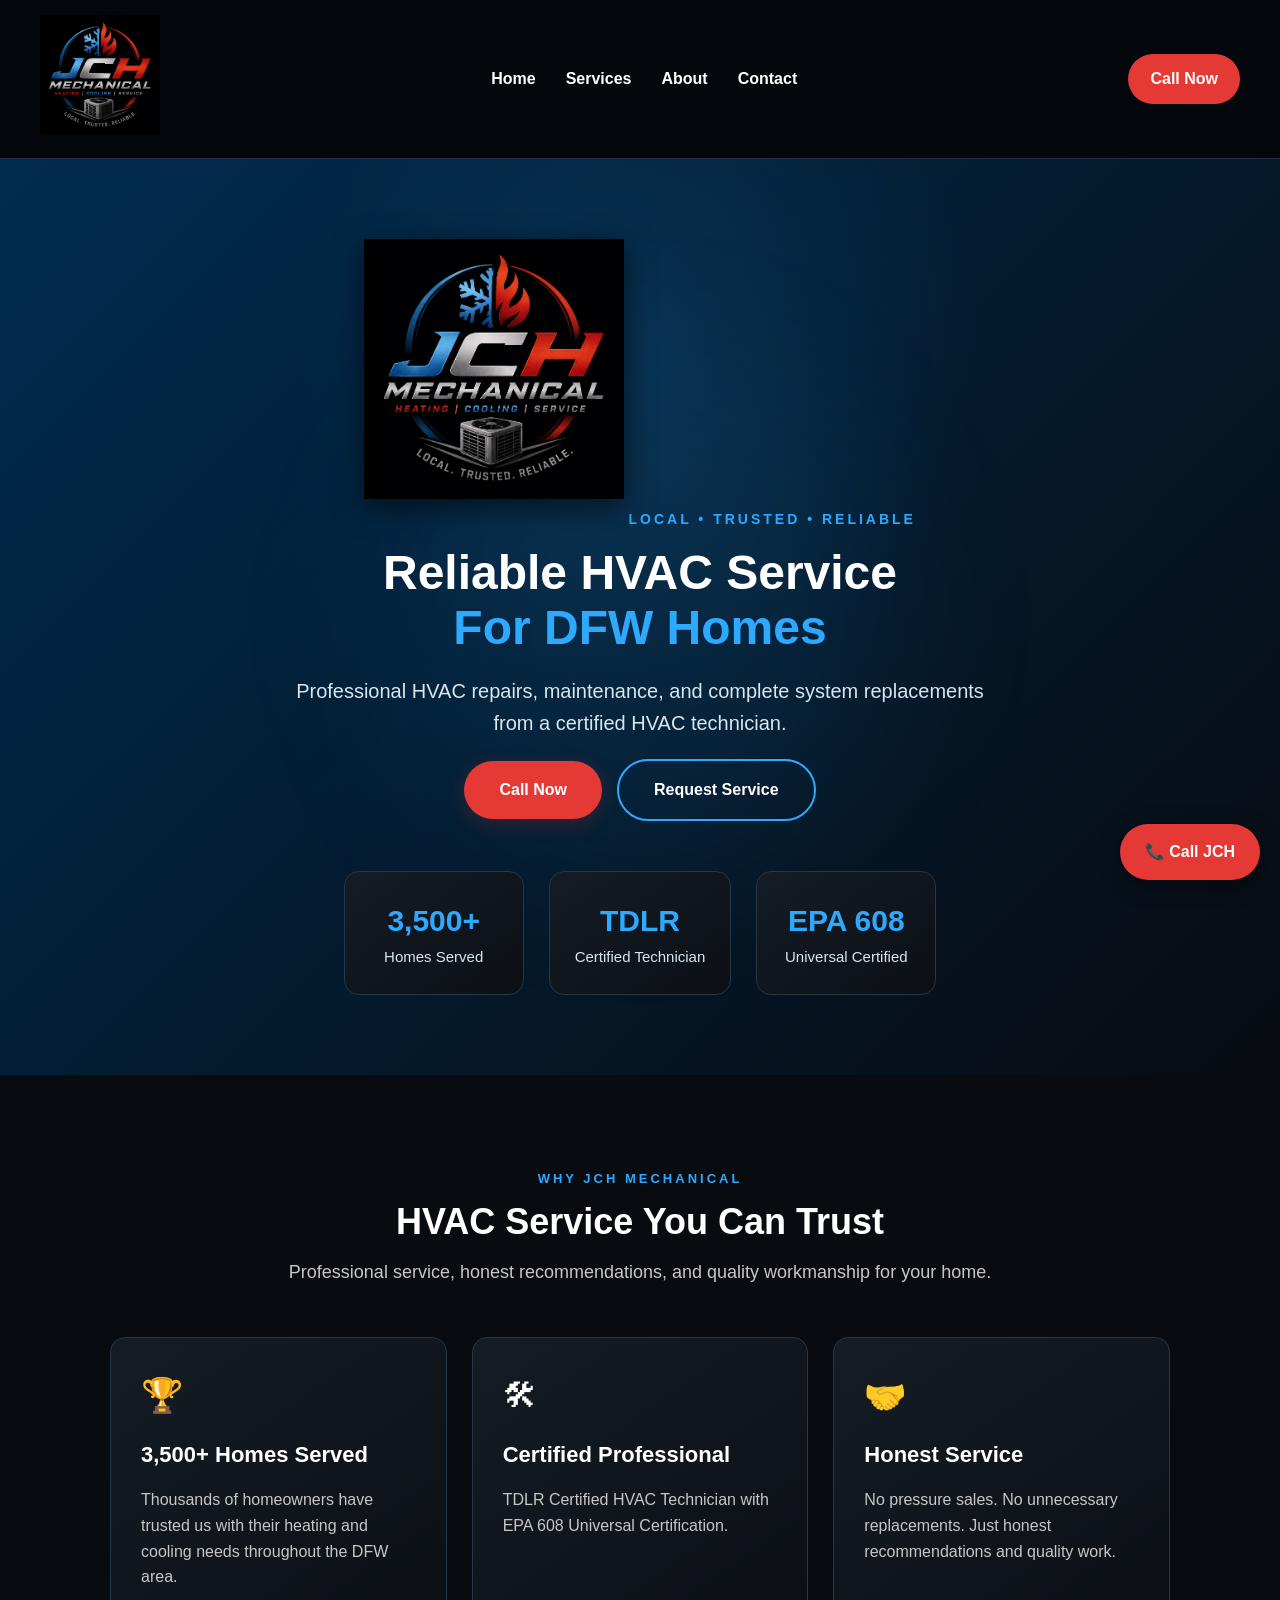
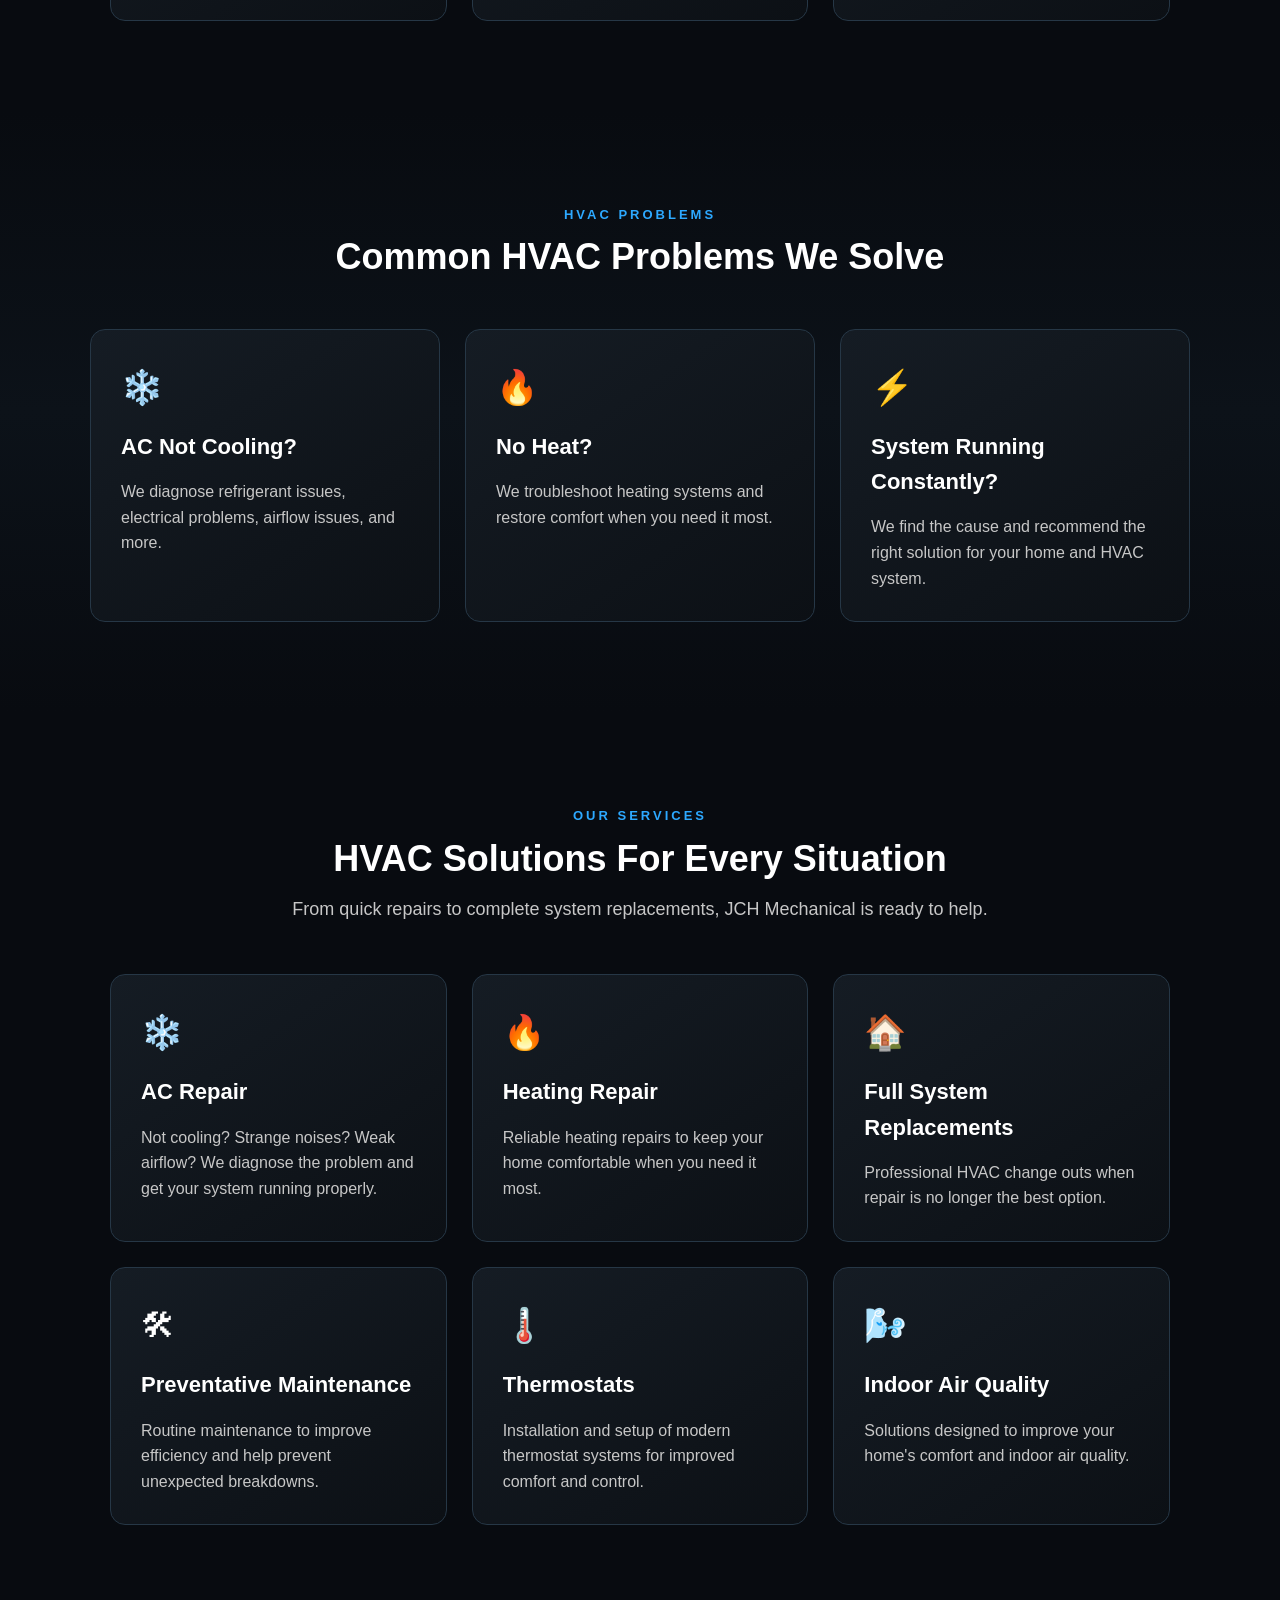
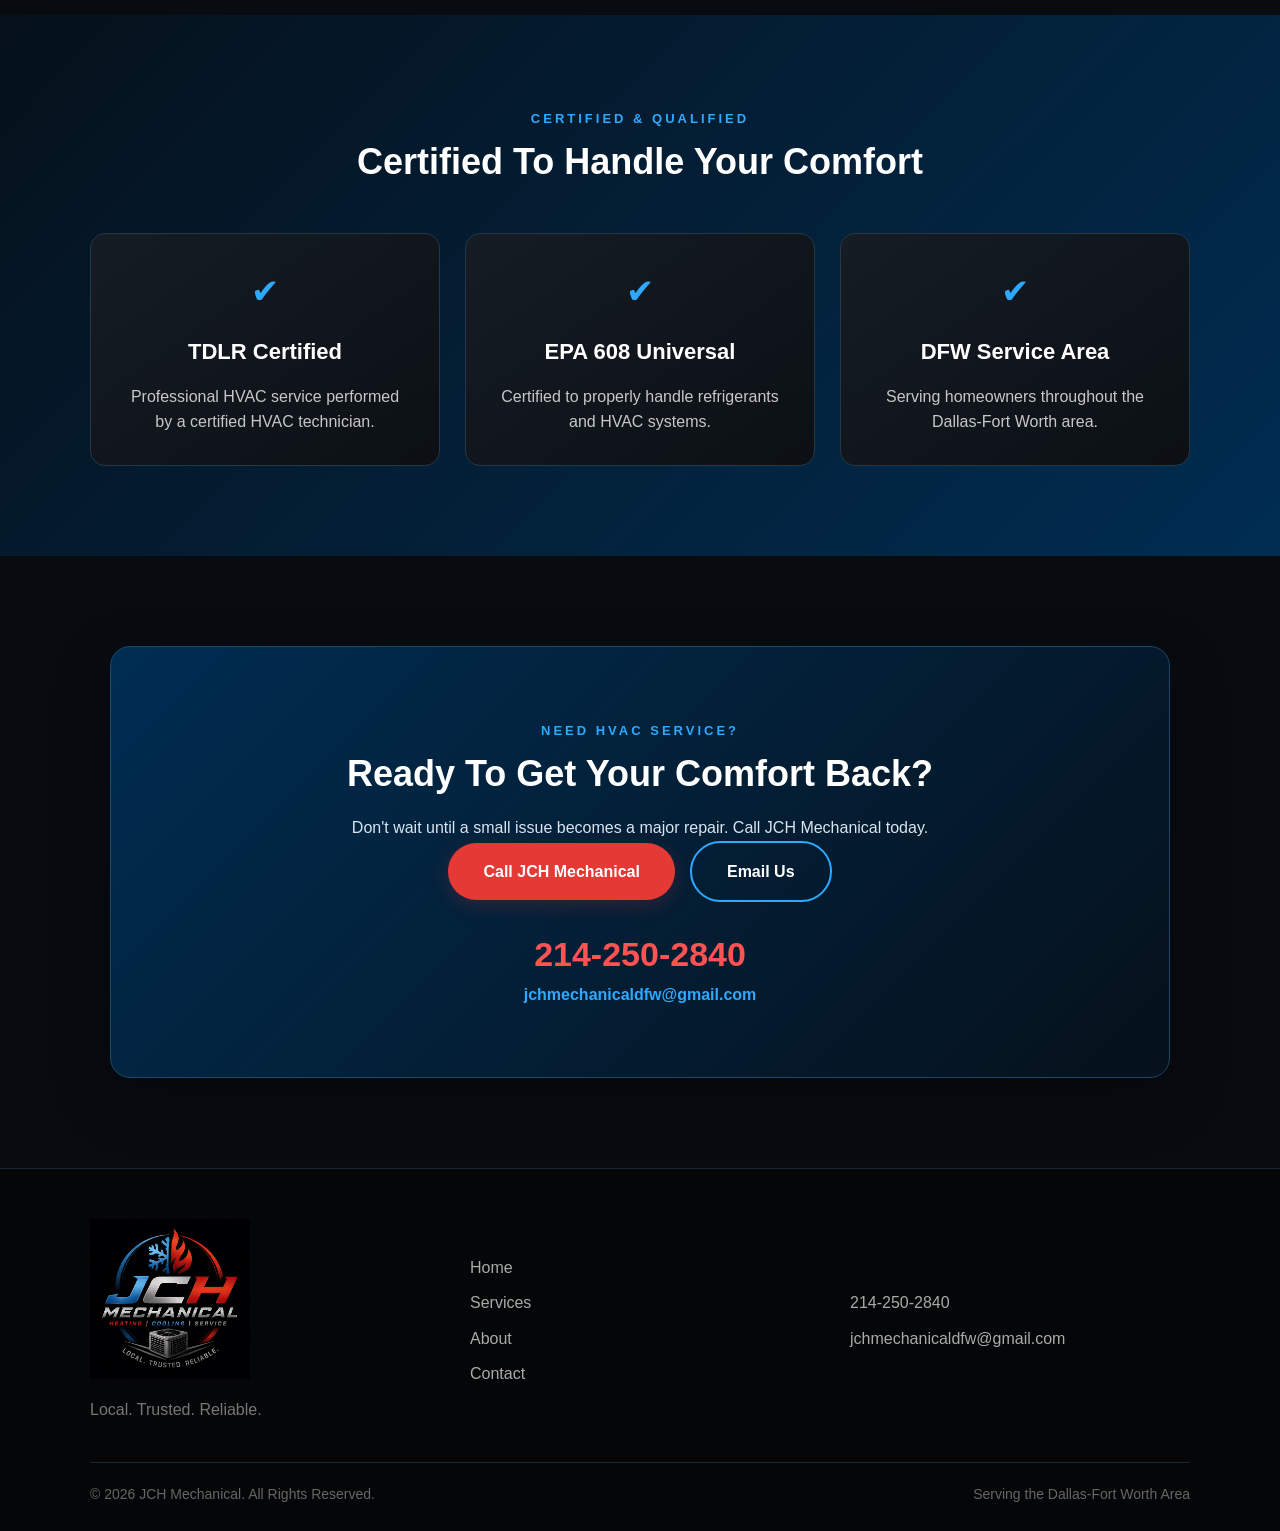
<file: index.html>
<!DOCTYPE html>
<html lang="en">

<head>
    <meta charset="UTF-8">
    <meta name="viewport" content="width=device-width, initial-scale=1.0">

    <title>JCH Mechanical | HVAC Repair & Installation</title>

    <meta name="description"
        content="JCH Mechanical provides professional HVAC repair, maintenance, installation, and replacement services throughout the DFW area.">

    <link rel="stylesheet" href="assets/css/style.css">
</head>

<body>

    <!-- NAVIGATION -->
    <nav class="navbar">

        <div class="nav-logo">
            <a href="index.html">
                <img src="./logo.png" alt="JCH Mechanical">
            </a>
        </div>

        <div class="nav-links">
            <a href="index.html">Home</a>
            <a href="services.html">Services</a>
            <a href="about.html">About</a>
            <a href="contact.html">Contact</a>
        </div>

        <a class="nav-call" href="tel:2142502840">
            Call Now
        </a>

    </nav>


    <!-- HERO SECTION -->
    <header class="hero">

        <div class="hero-content reveal">

            <img src="./logo.png"
                alt="JCH Mechanical Logo"
                class="logo hero-logo">

            <span class="hero-badge">
                LOCAL • TRUSTED • RELIABLE
            </span>

            <h1>
                Reliable HVAC Service
                <span>For DFW Homes</span>
            </h1>

            <p>
                Professional HVAC repairs, maintenance, and complete
                system replacements from a certified HVAC technician.
            </p>

            <div class="hero-buttons">

                <a class="button primary-button" href="tel:2142502840">
                    Call Now
                </a>

                <a class="button secondary-button" href="contact.html">
                    Request Service
                </a>

            </div>


            <!-- HERO STATS -->
            <div class="hero-stats">

                <div class="stat-card reveal">
                    <h3>3,500+</h3>
                    <p>Homes Served</p>
                </div>

                <div class="stat-card reveal">
                    <h3>TDLR</h3>
                    <p>Certified Technician</p>
                </div>

                <div class="stat-card reveal">
                    <h3>EPA 608</h3>
                    <p>Universal Certified</p>
                </div>

            </div>

        </div>

    </header>


    <!-- WHY CHOOSE US -->
    <section class="trust-section">

        <div class="section-heading reveal">

            <span class="section-label">
                WHY JCH MECHANICAL
            </span>

            <h2>
                HVAC Service You Can Trust
            </h2>

            <p>
                Professional service, honest recommendations,
                and quality workmanship for your home.
            </p>

        </div>


        <div class="services">

            <div class="card reveal">

                <div class="card-icon">
                    🏆
                </div>

                <h3>
                    3,500+ Homes Served
                </h3>

                <p>
                    Thousands of homeowners have trusted us with
                    their heating and cooling needs throughout the DFW area.
                </p>

            </div>


            <div class="card reveal">

                <div class="card-icon">
                    🛠
                </div>

                <h3>
                    Certified Professional
                </h3>

                <p>
                    TDLR Certified HVAC Technician with
                    EPA 608 Universal Certification.
                </p>

            </div>


            <div class="card reveal">

                <div class="card-icon">
                    🤝
                </div>

                <h3>
                    Honest Service
                </h3>

                <p>
                    No pressure sales. No unnecessary replacements.
                    Just honest recommendations and quality work.
                </p>

            </div>

        </div>

    </section>


    <!-- COMMON PROBLEMS -->
    <section class="problems-section">

        <div class="section-heading reveal">

            <span class="section-label">
                HVAC PROBLEMS
            </span>

            <h2>
                Common HVAC Problems We Solve
            </h2>

        </div>


        <div class="services">

            <div class="card reveal">

                <div class="card-icon">
                    ❄️
                </div>

                <h3>
                    AC Not Cooling?
                </h3>

                <p>
                    We diagnose refrigerant issues, electrical problems,
                    airflow issues, and more.
                </p>

            </div>


            <div class="card reveal">

                <div class="card-icon">
                    🔥
                </div>

                <h3>
                    No Heat?
                </h3>

                <p>
                    We troubleshoot heating systems and restore comfort
                    when you need it most.
                </p>

            </div>


            <div class="card reveal">

                <div class="card-icon">
                    ⚡
                </div>

                <h3>
                    System Running Constantly?
                </h3>

                <p>
                    We find the cause and recommend the right solution
                    for your home and HVAC system.
                </p>

            </div>

        </div>

    </section>


    <!-- FEATURED SERVICES -->
    <section class="featured-services">

        <div class="section-heading reveal">

            <span class="section-label">
                OUR SERVICES
            </span>

            <h2>
                HVAC Solutions For Every Situation
            </h2>

            <p>
                From quick repairs to complete system replacements,
                JCH Mechanical is ready to help.
            </p>

        </div>


        <div class="services">

            <div class="card reveal">

                <div class="card-icon">
                    ❄️
                </div>

                <h3>
                    AC Repair
                </h3>

                <p>
                    Not cooling? Strange noises? Weak airflow?
                    We diagnose the problem and get your system
                    running properly.
                </p>

            </div>


            <div class="card reveal">

                <div class="card-icon">
                    🔥
                </div>

                <h3>
                    Heating Repair
                </h3>

                <p>
                    Reliable heating repairs to keep your home
                    comfortable when you need it most.
                </p>

            </div>


            <div class="card reveal">

                <div class="card-icon">
                    🏠
                </div>

                <h3>
                    Full System Replacements
                </h3>

                <p>
                    Professional HVAC change outs when repair
                    is no longer the best option.
                </p>

            </div>


            <div class="card reveal">

                <div class="card-icon">
                    🛠
                </div>

                <h3>
                    Preventative Maintenance
                </h3>

                <p>
                    Routine maintenance to improve efficiency
                    and help prevent unexpected breakdowns.
                </p>

            </div>


            <div class="card reveal">

                <div class="card-icon">
                    🌡️
                </div>

                <h3>
                    Thermostats
                </h3>

                <p>
                    Installation and setup of modern thermostat
                    systems for improved comfort and control.
                </p>

            </div>


            <div class="card reveal">

                <div class="card-icon">
                    🌬️
                </div>

                <h3>
                    Indoor Air Quality
                </h3>

                <p>
                    Solutions designed to improve your home's
                    comfort and indoor air quality.
                </p>

            </div>

        </div>

    </section>


    <!-- CREDENTIALS -->
    <section class="credentials-section">

        <div class="section-heading reveal">

            <span class="section-label">
                CERTIFIED & QUALIFIED
            </span>

            <h2>
                Certified To Handle Your Comfort
            </h2>

        </div>


        <div class="services">

            <div class="card credential-card reveal">

                <div class="card-icon">
                    ✔
                </div>

                <h3>
                    TDLR Certified
                </h3>

                <p>
                    Professional HVAC service performed by
                    a certified HVAC technician.
                </p>

            </div>


            <div class="card credential-card reveal">

                <div class="card-icon">
                    ✔
                </div>

                <h3>
                    EPA 608 Universal
                </h3>

                <p>
                    Certified to properly handle refrigerants
                    and HVAC systems.
                </p>

            </div>


            <div class="card credential-card reveal">

                <div class="card-icon">
                    ✔
                </div>

                <h3>
                    DFW Service Area
                </h3>

                <p>
                    Serving homeowners throughout the
                    Dallas-Fort Worth area.
                </p>

            </div>

        </div>

    </section>


    <!-- FINAL CALL TO ACTION -->
    <section class="contact-section">

        <div class="contact reveal">

            <span class="section-label">
                NEED HVAC SERVICE?
            </span>

            <h2>
                Ready To Get Your Comfort Back?
            </h2>

            <p>
                Don't wait until a small issue becomes a major repair.
                Call JCH Mechanical today.
            </p>

            <div class="contact-buttons">

                <a class="button primary-button" href="tel:2142502840">
                    Call JCH Mechanical
                </a>

                <a class="button secondary-button" href="mailto:jchmechanicaldfw@gmail.com">
                    Email Us
                </a>

            </div>

            <p class="phone">
                214-250-2840
            </p>

            <p class="email">
                jchmechanicaldfw@gmail.com
            </p>

        </div>

    </section>


    <!-- MOBILE CALL BUTTON -->
    <a class="mobile-call" href="tel:2142502840">
        📞 Call JCH
    </a>


    <!-- FOOTER -->
    <footer>

        <div class="footer-content">

            <div class="footer-brand">

                <img src="./logo.png"
                    alt="JCH Mechanical Logo">

                <p>
                    Local. Trusted. Reliable.
                </p>

            </div>


            <div class="footer-links">

                <a href="index.html">Home</a>

                <a href="services.html">Services</a>

                <a href="about.html">About</a>

                <a href="contact.html">Contact</a>

            </div>


            <div class="footer-contact">

                <a href="tel:2142502840">
                    214-250-2840
                </a>

                <a href="mailto:jchmechanicaldfw@gmail.com">
                    jchmechanicaldfw@gmail.com
                </a>

            </div>

        </div>


        <div class="footer-bottom">

            <p>
                © 2026 JCH Mechanical. All Rights Reserved.
            </p>

            <p>
                Serving the Dallas-Fort Worth Area
            </p>

        </div>

    </footer>


    <!-- ANIMATION SCRIPT -->
    <script>

        const revealElements = document.querySelectorAll('.reveal');

        const revealObserver = new IntersectionObserver(

            (entries) => {

                entries.forEach((entry) => {

                    if (entry.isIntersecting) {

                        entry.target.classList.add('active');

                        revealObserver.unobserve(entry.target);

                    }

                });

            },

            {
                threshold: 0.12
            }

        );


        revealElements.forEach((element) => {

            revealObserver.observe(element);

        });


    </script>

</body>

</html>
</file>
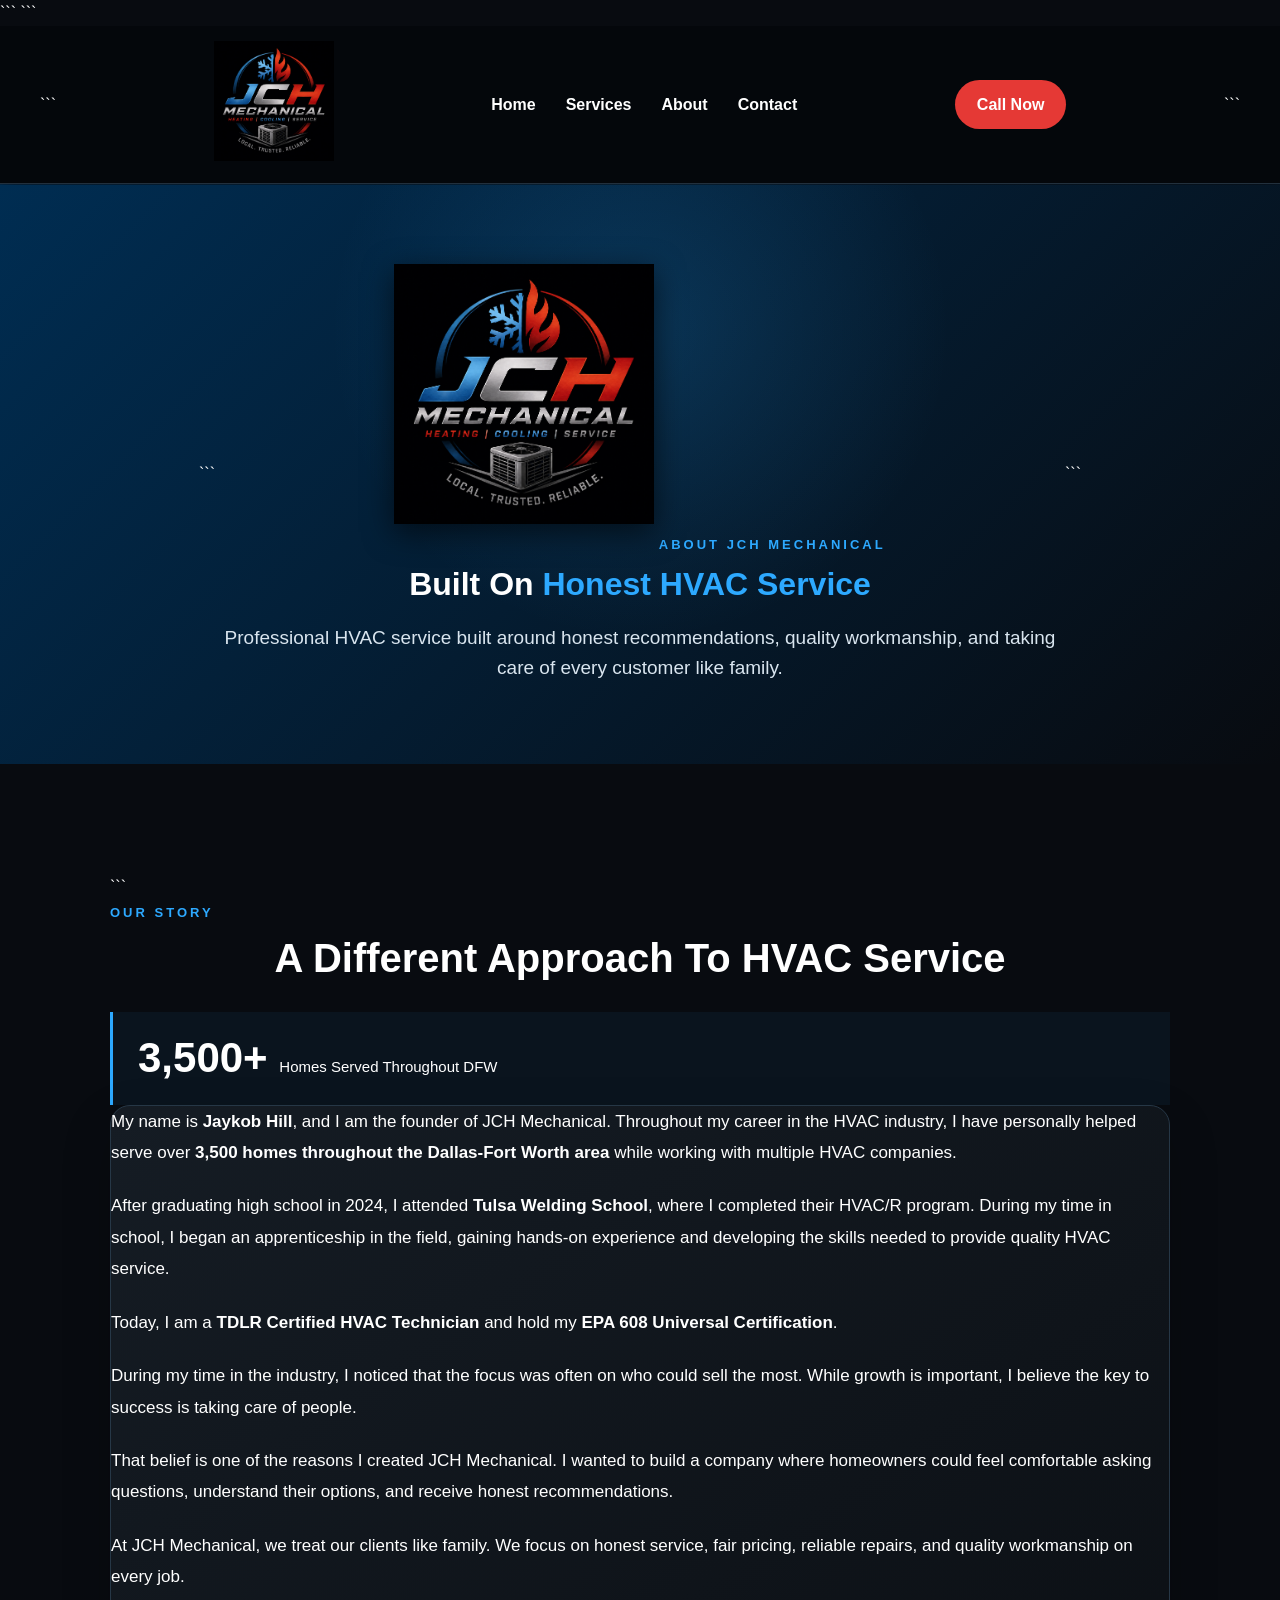
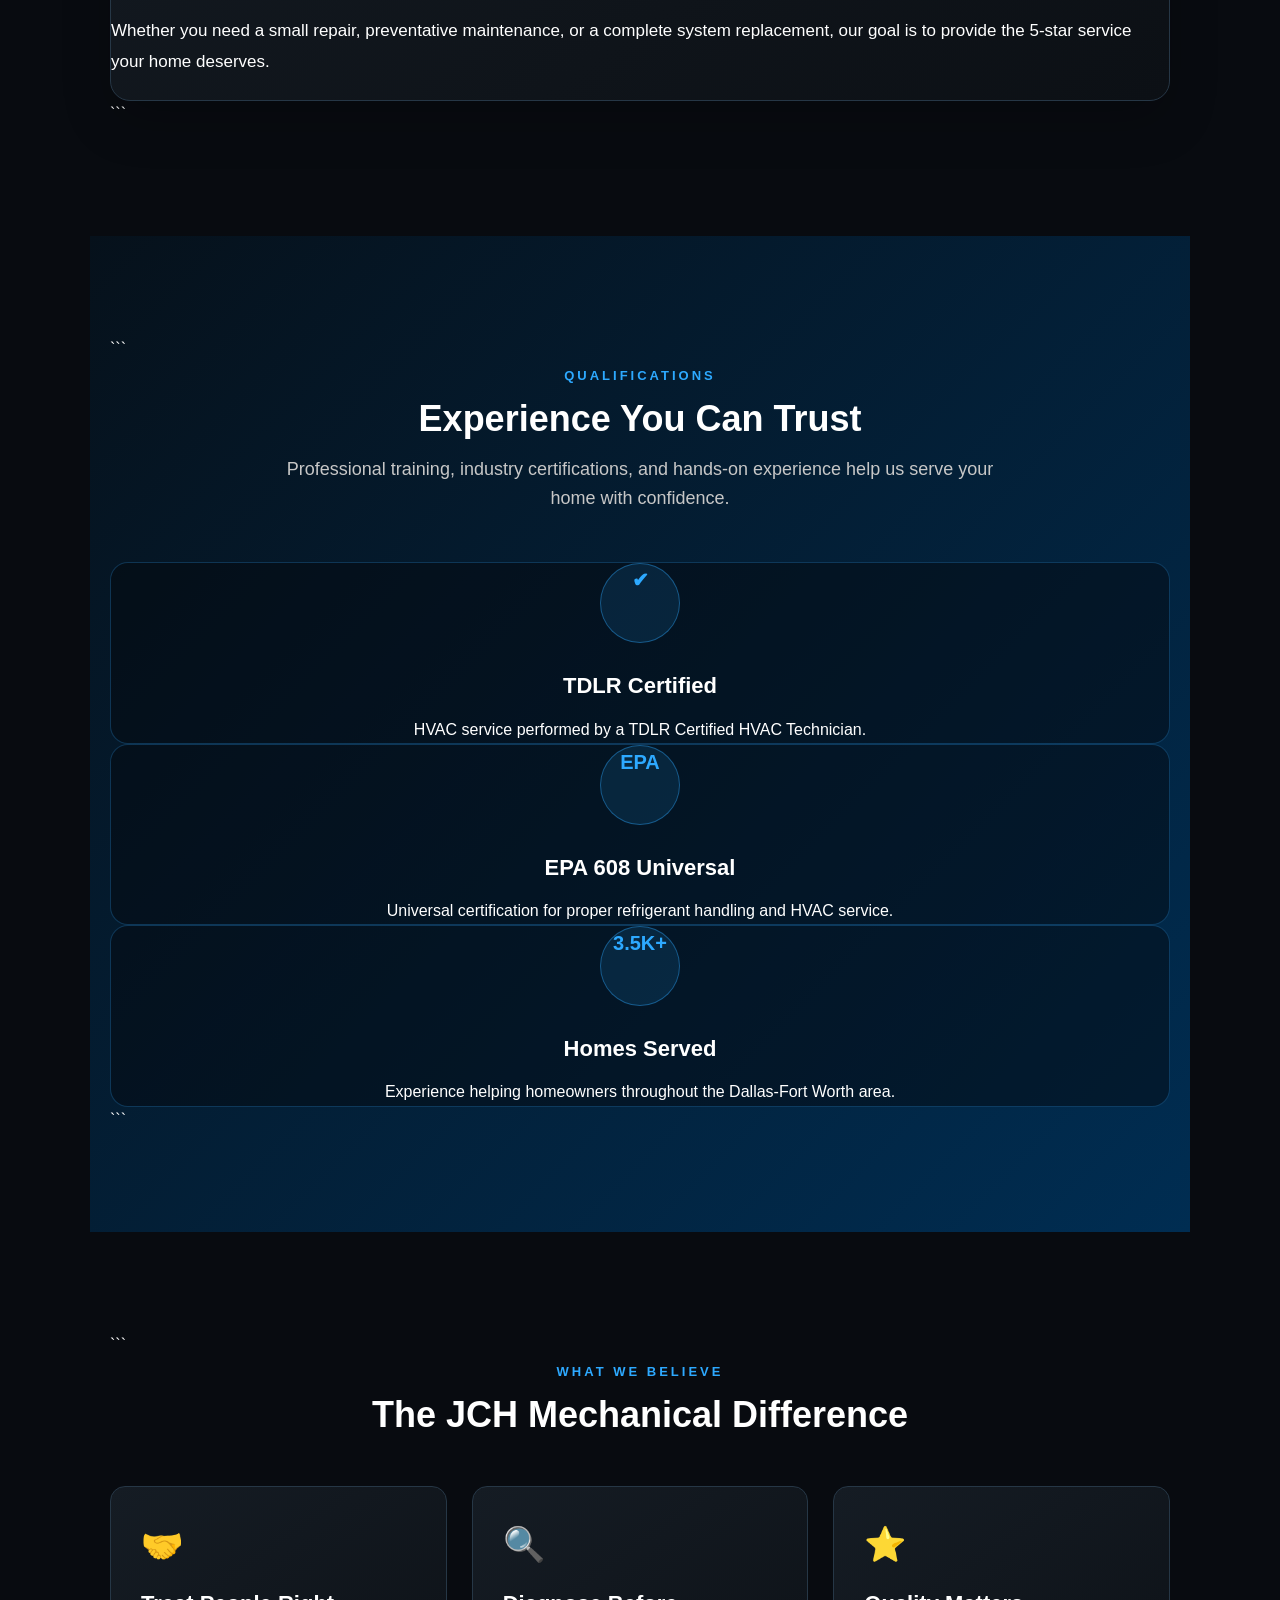
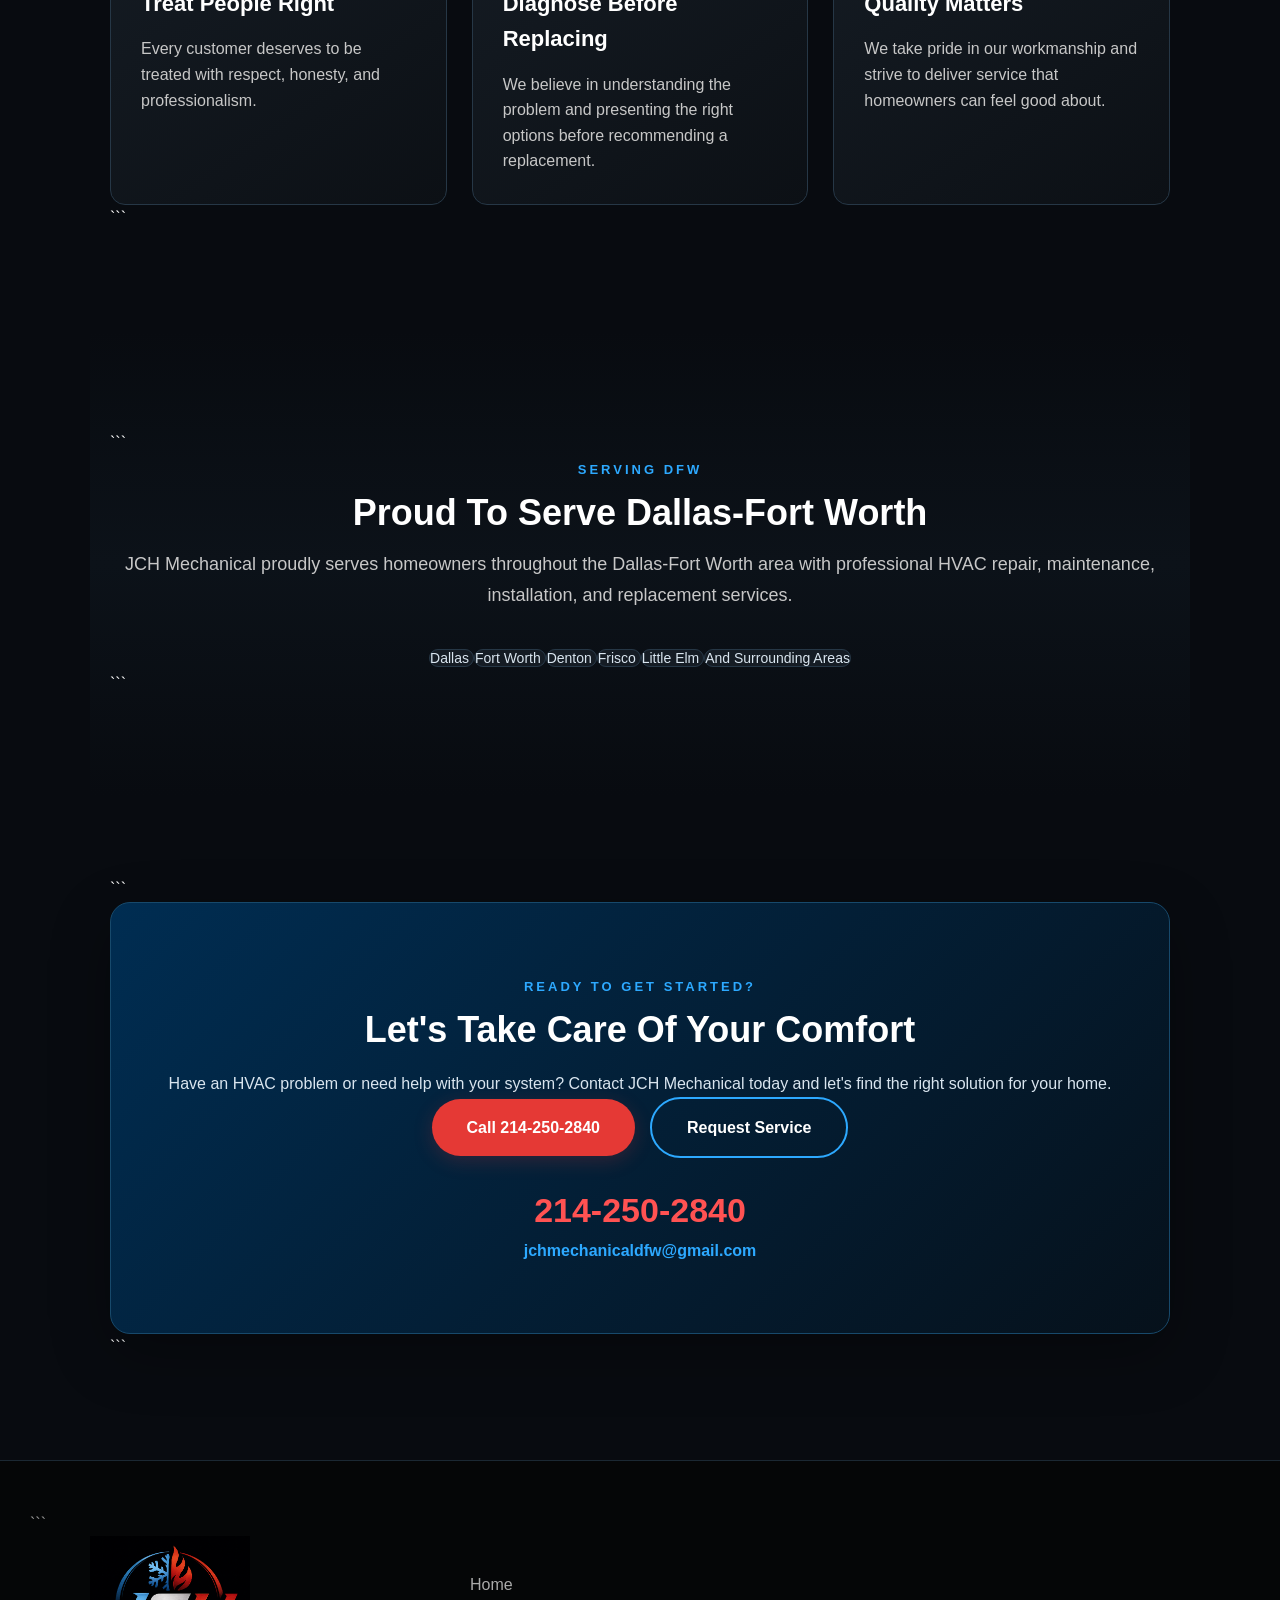
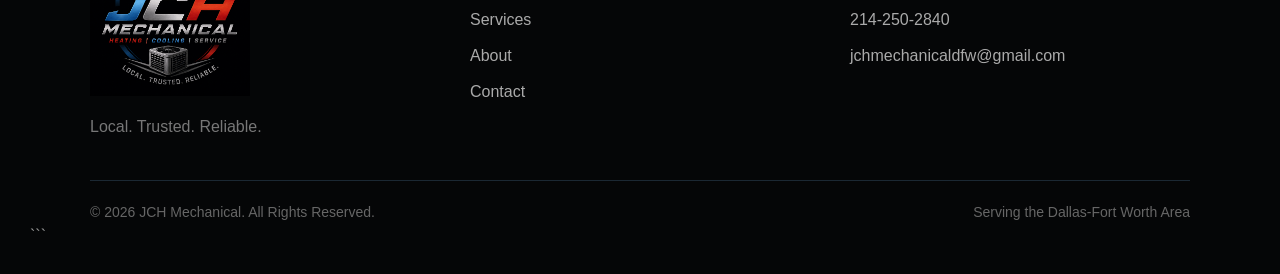
<file: about.html>
<!DOCTYPE html>

<html lang="en">

<head>

```
<meta charset="UTF-8">

<meta
    name="viewport"
    content="width=device-width, initial-scale=1.0">

<title>
    About JCH Mechanical | DFW HVAC Service
</title>

<meta
    name="description"
    content="Learn about JCH Mechanical, a DFW HVAC service company built on honest recommendations, quality workmanship, and customer satisfaction.">

<link
    rel="stylesheet"
    href="assets/css/style.css">
```

</head>

<body>

<!-- =========================================================
     NAVIGATION
     ========================================================= -->

<nav class="navbar">

```
<div class="nav-logo">

    <a href="index.html">

        <img
            src="./logo.png"
            alt="JCH Mechanical">

    </a>

</div>


<div class="nav-links">

    <a href="index.html">
        Home
    </a>

    <a href="services.html">
        Services
    </a>

    <a href="about.html">
        About
    </a>

    <a href="contact.html">
        Contact
    </a>

</div>


<a
    class="nav-call"
    href="tel:2142502840">

    Call Now

</a>
```

</nav>

<!-- =========================================================
     ABOUT HERO
     ========================================================= -->

<header class="about-hero">

```
<div class="about-hero-content reveal">

    <img
        src="./logo.png"
        alt="JCH Mechanical Logo"
        class="logo about-logo">


    <span class="section-label">
        ABOUT JCH MECHANICAL
    </span>


    <h1>
        Built On
        <span>Honest HVAC Service</span>
    </h1>


    <p>
        Professional HVAC service built around honest recommendations,
        quality workmanship, and taking care of every customer like family.
    </p>

</div>
```

</header>

<!-- =========================================================
     FOUNDER STORY
     ========================================================= -->

<section class="about-story">

```
<div class="about-story-grid">


    <div class="about-story-heading reveal">

        <span class="section-label">
            OUR STORY
        </span>


        <h2>
            A Different Approach To HVAC Service
        </h2>


        <div class="story-highlight">

            <strong>
                3,500+
            </strong>

            <span>
                Homes Served Throughout DFW
            </span>

        </div>

    </div>



    <div class="about-story-content reveal">

        <p>
            My name is <strong>Jaykob Hill</strong>, and I am the founder
            of JCH Mechanical. Throughout my career in the HVAC industry,
            I have personally helped serve over <strong>3,500 homes
            throughout the Dallas-Fort Worth area</strong> while working
            with multiple HVAC companies.
        </p>


        <p>
            After graduating high school in 2024, I attended
            <strong>Tulsa Welding School</strong>, where I completed
            their HVAC/R program. During my time in school, I began an
            apprenticeship in the field, gaining hands-on experience
            and developing the skills needed to provide quality HVAC service.
        </p>


        <p>
            Today, I am a <strong>TDLR Certified HVAC Technician</strong>
            and hold my <strong>EPA 608 Universal Certification</strong>.
        </p>


        <p>
            During my time in the industry, I noticed that the focus
            was often on who could sell the most. While growth is important,
            I believe the key to success is taking care of people.
        </p>


        <p>
            That belief is one of the reasons I created JCH Mechanical.
            I wanted to build a company where homeowners could feel
            comfortable asking questions, understand their options,
            and receive honest recommendations.
        </p>


        <p>
            At JCH Mechanical, we treat our clients like family.
            We focus on honest service, fair pricing, reliable repairs,
            and quality workmanship on every job.
        </p>


        <p>
            Whether you need a small repair, preventative maintenance,
            or a complete system replacement, our goal is to provide
            the 5-star service your home deserves.
        </p>

    </div>

</div>
```

</section>

<!-- =========================================================
     CREDENTIALS
     ========================================================= -->

<section class="about-credentials">

```
<div class="section-heading reveal">

    <span class="section-label">
        QUALIFICATIONS
    </span>


    <h2>
        Experience You Can Trust
    </h2>


    <p>
        Professional training, industry certifications,
        and hands-on experience help us serve your home
        with confidence.
    </p>

</div>


<div class="credentials-grid">


    <div class="about-credential-card reveal">

        <div class="about-credential-icon">
            ✔
        </div>


        <h3>
            TDLR Certified
        </h3>


        <p>
            HVAC service performed by a TDLR Certified
            HVAC Technician.
        </p>

    </div>



    <div class="about-credential-card reveal">

        <div class="about-credential-icon">
            EPA
        </div>


        <h3>
            EPA 608 Universal
        </h3>


        <p>
            Universal certification for proper refrigerant
            handling and HVAC service.
        </p>

    </div>



    <div class="about-credential-card reveal">

        <div class="about-credential-icon">
            3.5K+
        </div>


        <h3>
            Homes Served
        </h3>


        <p>
            Experience helping homeowners throughout
            the Dallas-Fort Worth area.
        </p>

    </div>

</div>
```

</section>

<!-- =========================================================
     CORE VALUES
     ========================================================= -->

<section class="about-values">

```
<div class="section-heading reveal">

    <span class="section-label">
        WHAT WE BELIEVE
    </span>


    <h2>
        The JCH Mechanical Difference
    </h2>

</div>


<div class="services">


    <div class="card reveal">

        <div class="card-icon">
            🤝
        </div>


        <h3>
            Treat People Right
        </h3>


        <p>
            Every customer deserves to be treated with
            respect, honesty, and professionalism.
        </p>

    </div>



    <div class="card reveal">

        <div class="card-icon">
            🔍
        </div>


        <h3>
            Diagnose Before Replacing
        </h3>


        <p>
            We believe in understanding the problem and
            presenting the right options before recommending
            a replacement.
        </p>

    </div>



    <div class="card reveal">

        <div class="card-icon">
            ⭐
        </div>


        <h3>
            Quality Matters
        </h3>


        <p>
            We take pride in our workmanship and strive
            to deliver service that homeowners can feel
            good about.
        </p>

    </div>


</div>
```

</section>

<!-- =========================================================
     SERVICE AREA
     ========================================================= -->

<section class="about-service-area">

```
<div class="service-area-content reveal">

    <span class="section-label">
        SERVING DFW
    </span>


    <h2>
        Proud To Serve Dallas-Fort Worth
    </h2>


    <p>
        JCH Mechanical proudly serves homeowners throughout
        the Dallas-Fort Worth area with professional HVAC
        repair, maintenance, installation, and replacement services.
    </p>


    <div class="service-area-list">

        <span>
            Dallas
        </span>

        <span>
            Fort Worth
        </span>

        <span>
            Denton
        </span>

        <span>
            Frisco
        </span>

        <span>
            Little Elm
        </span>

        <span>
            And Surrounding Areas
        </span>

    </div>

</div>
```

</section>

<!-- =========================================================
     FINAL CTA
     ========================================================= -->

<section class="about-cta">

```
<div class="contact reveal">

    <span class="section-label">
        READY TO GET STARTED?
    </span>


    <h2>
        Let's Take Care Of Your Comfort
    </h2>


    <p>
        Have an HVAC problem or need help with your system?
        Contact JCH Mechanical today and let's find the right
        solution for your home.
    </p>


    <div class="contact-buttons">

        <a
            class="button primary-button"
            href="tel:2142502840">

            Call 214-250-2840

        </a>


        <a
            class="button secondary-button"
            href="contact.html">

            Request Service

        </a>

    </div>


    <p class="phone">
        214-250-2840
    </p>


    <p class="email">
        jchmechanicaldfw@gmail.com
    </p>

</div>
```

</section>

<!-- =========================================================
     FOOTER
     ========================================================= -->

<footer>

```
<div class="footer-content">

    <div class="footer-brand">

        <img
            src="./logo.png"
            alt="JCH Mechanical Logo">

        <p>
            Local. Trusted. Reliable.
        </p>

    </div>


    <div class="footer-links">

        <a href="index.html">
            Home
        </a>

        <a href="services.html">
            Services
        </a>

        <a href="about.html">
            About
        </a>

        <a href="contact.html">
            Contact
        </a>

    </div>


    <div class="footer-contact">

        <a href="tel:2142502840">
            214-250-2840
        </a>

        <a href="mailto:jchmechanicaldfw@gmail.com">
            jchmechanicaldfw@gmail.com
        </a>

    </div>

</div>


<div class="footer-bottom">

    <p>
        © 2026 JCH Mechanical. All Rights Reserved.
    </p>


    <p>
        Serving the Dallas-Fort Worth Area
    </p>

</div>
```

</footer>

<!-- =========================================================
     SCROLL REVEAL ANIMATION
     ========================================================= -->

<script>

const revealElements =
    document.querySelectorAll('.reveal');


const revealObserver =
    new IntersectionObserver(

        (entries) => {

            entries.forEach((entry) => {

                if (entry.isIntersecting) {

                    entry.target.classList.add('active');

                    revealObserver.unobserve(
                        entry.target
                    );

                }

            });

        },

        {
            threshold: 0.12
        }

    );


revealElements.forEach((element) => {

    revealObserver.observe(element);

});

</script>

</body>

</html>
</file>
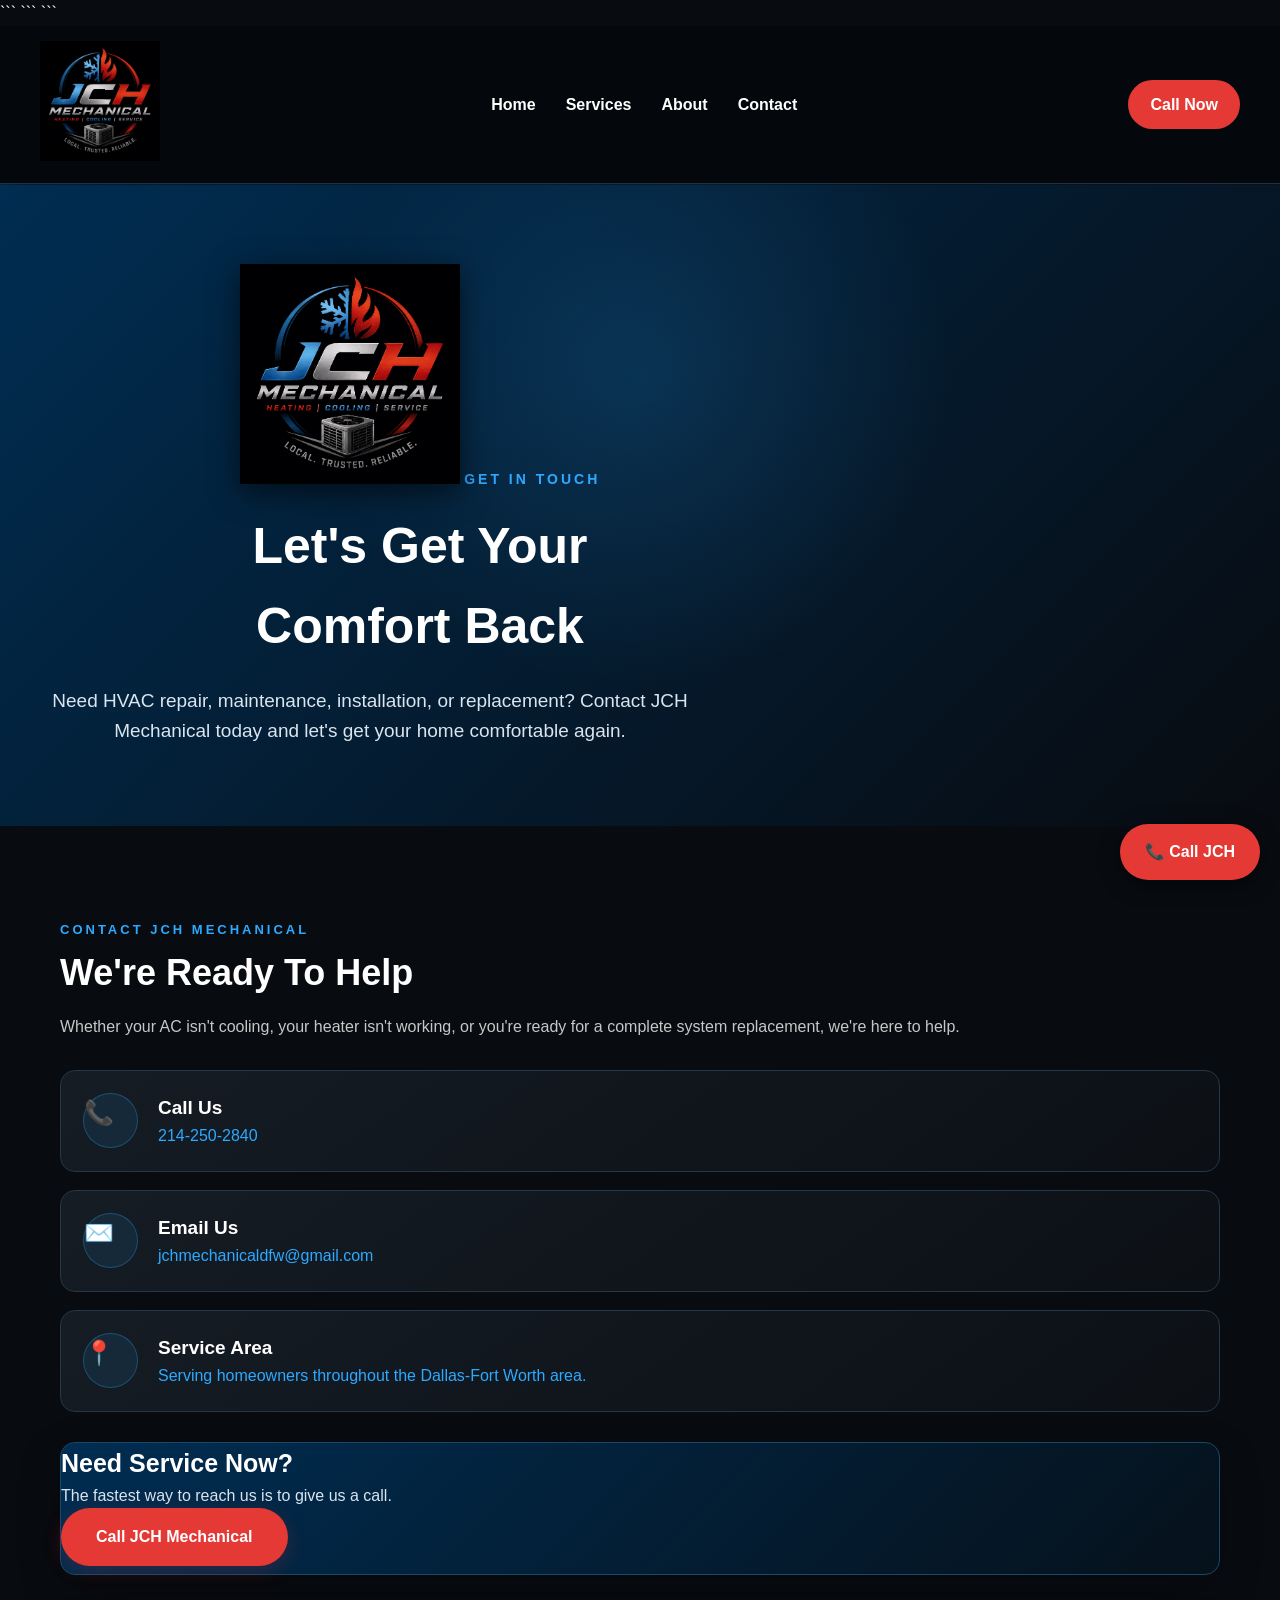
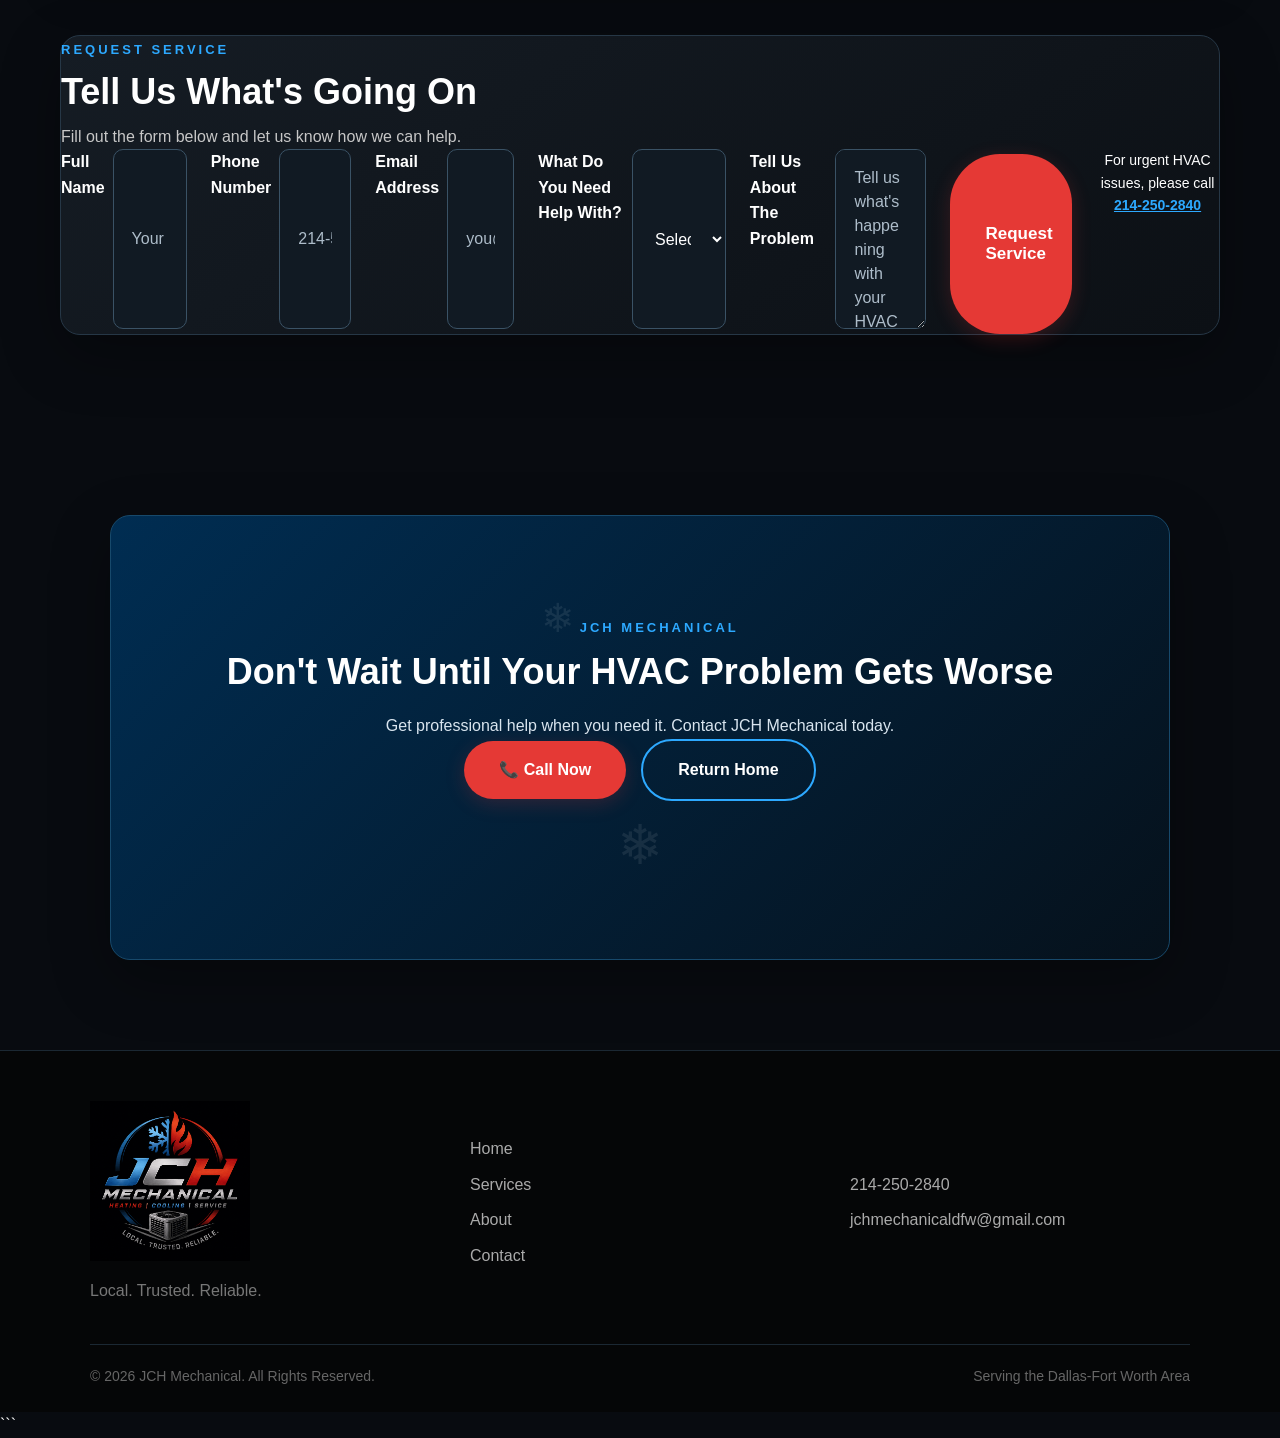
<file: contact.html>
<!DOCTYPE html>

<html lang="en">

<head>
    <meta charset="UTF-8">
    <meta name="viewport" content="width=device-width, initial-scale=1.0">

```
<title>Contact JCH Mechanical | HVAC Service</title>

<meta name="description"
    content="Contact JCH Mechanical for professional HVAC repair, installation, maintenance, and replacement services throughout the DFW area.">

<link rel="stylesheet" href="assets/css/style.css">
```

</head>

<body>

```
<!-- NAVIGATION -->
<nav class="navbar">

    <div class="nav-logo">
        <a href="index.html">
            <img src="./logo.png" alt="JCH Mechanical">
        </a>
    </div>

    <div class="nav-links">
        <a href="index.html">Home</a>
        <a href="services.html">Services</a>
        <a href="about.html">About</a>
        <a href="contact.html">Contact</a>
    </div>

    <a class="nav-call" href="tel:2142502840">
        Call Now
    </a>

</nav>


<!-- CONTACT HERO -->
<header class="contact-hero">

    <div class="contact-hero-content reveal">

        <img src="./logo.png"
            alt="JCH Mechanical Logo"
            class="logo contact-logo">

        <span class="hero-badge">
            GET IN TOUCH
        </span>

        <h1>
            Let's Get Your
            <span>Comfort Back</span>
        </h1>

        <p>
            Need HVAC repair, maintenance, installation, or replacement?
            Contact JCH Mechanical today and let's get your home comfortable again.
        </p>

    </div>

</header>


<!-- CONTACT SECTION -->
<section class="contact-page-section">

    <div class="contact-grid">


        <!-- CONTACT INFORMATION -->
        <div class="contact-info reveal">

            <span class="section-label">
                CONTACT JCH MECHANICAL
            </span>

            <h2>
                We're Ready To Help
            </h2>

            <p>
                Whether your AC isn't cooling, your heater isn't working,
                or you're ready for a complete system replacement,
                we're here to help.
            </p>


            <!-- PHONE -->
            <a class="contact-info-card" href="tel:2142502840">

                <div class="contact-info-icon">
                    📞
                </div>

                <div>
                    <h3>
                        Call Us
                    </h3>

                    <p>
                        214-250-2840
                    </p>
                </div>

            </a>


            <!-- EMAIL -->
            <a class="contact-info-card"
                href="mailto:jchmechanicaldfw@gmail.com">

                <div class="contact-info-icon">
                    ✉️
                </div>

                <div>
                    <h3>
                        Email Us
                    </h3>

                    <p>
                        jchmechanicaldfw@gmail.com
                    </p>
                </div>

            </a>


            <!-- SERVICE AREA -->
            <div class="contact-info-card">

                <div class="contact-info-icon">
                    📍
                </div>

                <div>
                    <h3>
                        Service Area
                    </h3>

                    <p>
                        Serving homeowners throughout the
                        Dallas-Fort Worth area.
                    </p>
                </div>

            </div>


            <!-- QUICK CALL CTA -->
            <div class="contact-call-card">

                <h3>
                    Need Service Now?
                </h3>

                <p>
                    The fastest way to reach us is to give us a call.
                </p>

                <a class="button primary-button"
                    href="tel:2142502840">
                    Call JCH Mechanical
                </a>

            </div>

        </div>


        <!-- CONTACT FORM -->
        <div class="contact-form-container reveal">

            <span class="section-label">
                REQUEST SERVICE
            </span>

            <h2>
                Tell Us What's Going On
            </h2>

            <p class="form-intro">
                Fill out the form below and let us know how we can help.
            </p>


            <form class="contact-form"
    action="https://formspree.io/f/xeeynewn"
    method="POST">


                <!-- NAME -->
                <div class="form-group">

                    <label for="name">
                        Full Name
                    </label>

                    <input
                        type="text"
                        id="name"
                        name="name"
                        placeholder="Your full name"
                        required>

                </div>


                <!-- PHONE -->
                <div class="form-group">

                    <label for="phone">
                        Phone Number
                    </label>

                    <input
                        type="tel"
                        id="phone"
                        name="phone"
                        placeholder="214-555-5555"
                        required>

                </div>


                <!-- EMAIL -->
                <div class="form-group">

                    <label for="email">
                        Email Address
                    </label>

                    <input
                        type="email"
                        id="email"
                        name="email"
                        placeholder="you@example.com">

                </div>


                <!-- SERVICE -->
                <div class="form-group">

                    <label for="service">
                        What Do You Need Help With?
                    </label>

                    <select
                        id="service"
                        name="service"
                        required>

                        <option value="">
                            Select a service
                        </option>

                        <option value="ac-repair">
                            AC Repair
                        </option>

                        <option value="heating-repair">
                            Heating Repair
                        </option>

                        <option value="system-replacement">
                            Full System Replacement
                        </option>

                        <option value="maintenance">
                            Preventative Maintenance
                        </option>

                        <option value="thermostat">
                            Thermostat
                        </option>

                        <option value="indoor-air-quality">
                            Indoor Air Quality
                        </option>

                        <option value="other">
                            Other HVAC Service
                        </option>

                    </select>

                </div>


                <!-- MESSAGE -->
                <div class="form-group">

                    <label for="message">
                        Tell Us About The Problem
                    </label>

                    <textarea
                        id="message"
                        name="message"
                        rows="6"
                        placeholder="Tell us what's happening with your HVAC system..."
                        required></textarea>

                </div>


                <!-- SUBMIT -->
                <button
                    type="submit"
                    class="button primary-button form-submit">

                    Request Service

                </button>
<div
    id="form-success"
    class="form-success"
    role="alert"
    aria-live="polite">

    <div class="success-icon">
        ✓
    </div>

    <h3>
        Request Received!
    </h3>

    <p>
        Thank you for contacting JCH Mechanical.
        We've received your service request and will get back to you as soon as possible.
    </p>

    <a
        href="tel:2142502840"
        class="button secondary-button">

        Call 214-250-2840

    </a>

</div>
<div
    id="form-error"
    class="form-error"
    role="alert">

    Something went wrong while sending your request.
    Please call us directly at
    <a href="tel:2142502840">
        214-250-2840
    </a>.

</div>
                <p class="form-note">
                    For urgent HVAC issues, please call
                    <a href="tel:2142502840">
                        214-250-2840
                    </a>
                </p>

            </form>

        </div>

    </div>

</section>


<!-- SERVICE CTA -->
<section class="contact-bottom-section">

    <div class="contact reveal">

        <span class="section-label">
            JCH MECHANICAL
        </span>

        <h2>
            Don't Wait Until Your HVAC Problem Gets Worse
        </h2>

        <p>
            Get professional help when you need it.
            Contact JCH Mechanical today.
        </p>

        <div class="contact-buttons">

            <a class="button primary-button"
                href="tel:2142502840">
                📞 Call Now
            </a>

            <a class="button secondary-button"
                href="index.html">
                Return Home
            </a>

        </div>

    </div>

</section>


<!-- MOBILE CALL BUTTON -->
<a class="mobile-call"
    href="tel:2142502840">

    📞 Call JCH

</a>


<!-- FOOTER -->
<footer>

    <div class="footer-content">

        <div class="footer-brand">

            <img src="./logo.png"
                alt="JCH Mechanical Logo">

            <p>
                Local. Trusted. Reliable.
            </p>

        </div>


        <div class="footer-links">

            <a href="index.html">
                Home
            </a>

            <a href="services.html">
                Services
            </a>

            <a href="about.html">
                About
            </a>

            <a href="contact.html">
                Contact
            </a>

        </div>


        <div class="footer-contact">

            <a href="tel:2142502840">
                214-250-2840
            </a>

            <a href="mailto:jchmechanicaldfw@gmail.com">
                jchmechanicaldfw@gmail.com
            </a>

        </div>

    </div>


    <div class="footer-bottom">

        <p>
            © 2026 JCH Mechanical. All Rights Reserved.
        </p>

        <p>
            Serving the Dallas-Fort Worth Area
        </p>

    </div>

</footer>


<!-- ANIMATION SCRIPT -->
<script>
    const revealElements =
        document.querySelectorAll('.reveal');


    const revealObserver =
        new IntersectionObserver(

            (entries) => {

                entries.forEach((entry) => {

                    if (entry.isIntersecting) {

                        entry.target.classList.add('active');

                        revealObserver.unobserve(
                            entry.target
                        );

                    }

                });

            },

            {
                threshold: 0.12
            }

        );


    revealElements.forEach((element) => {

        revealObserver.observe(element);

    });
    const serviceForm =
        document.getElementById("serviceForm");

    const formSuccess =
        document.getElementById("form-success");

    const formError =
        document.getElementById("form-error");


    serviceForm.addEventListener(
        "submit",
        async function(event) {

            event.preventDefault();


            const submitButton =
                serviceForm.querySelector(
                    ".form-submit"
                );


            submitButton.disabled = true;

            submitButton.textContent =
                "Sending Request...";


            formSuccess.classList.remove(
                "show"
            );

            formError.classList.remove(
                "show"
            );


            const formData =
                new FormData(serviceForm);


            try {

                const response =
                    await fetch(
                        serviceForm.action,
                        {
                            method: "POST",

                            body: formData,

                            headers: {
                                "Accept":
                                    "application/json"
                            }
                        }
                    );


                if (response.ok) {

                    serviceForm.reset();

                    submitButton.style.display =
                        "none";

                    formSuccess.classList.add(
                        "show"
                    );

                } else {

                    throw new Error(
                        "Form submission failed"
                    );

                }


            } catch (error) {

                formError.classList.add(
                    "show"
                );

                submitButton.disabled =
                    false;

                submitButton.textContent =
                    "Request Service";

            }

        }
    );
</script>
```

</body>

</html>
</file>
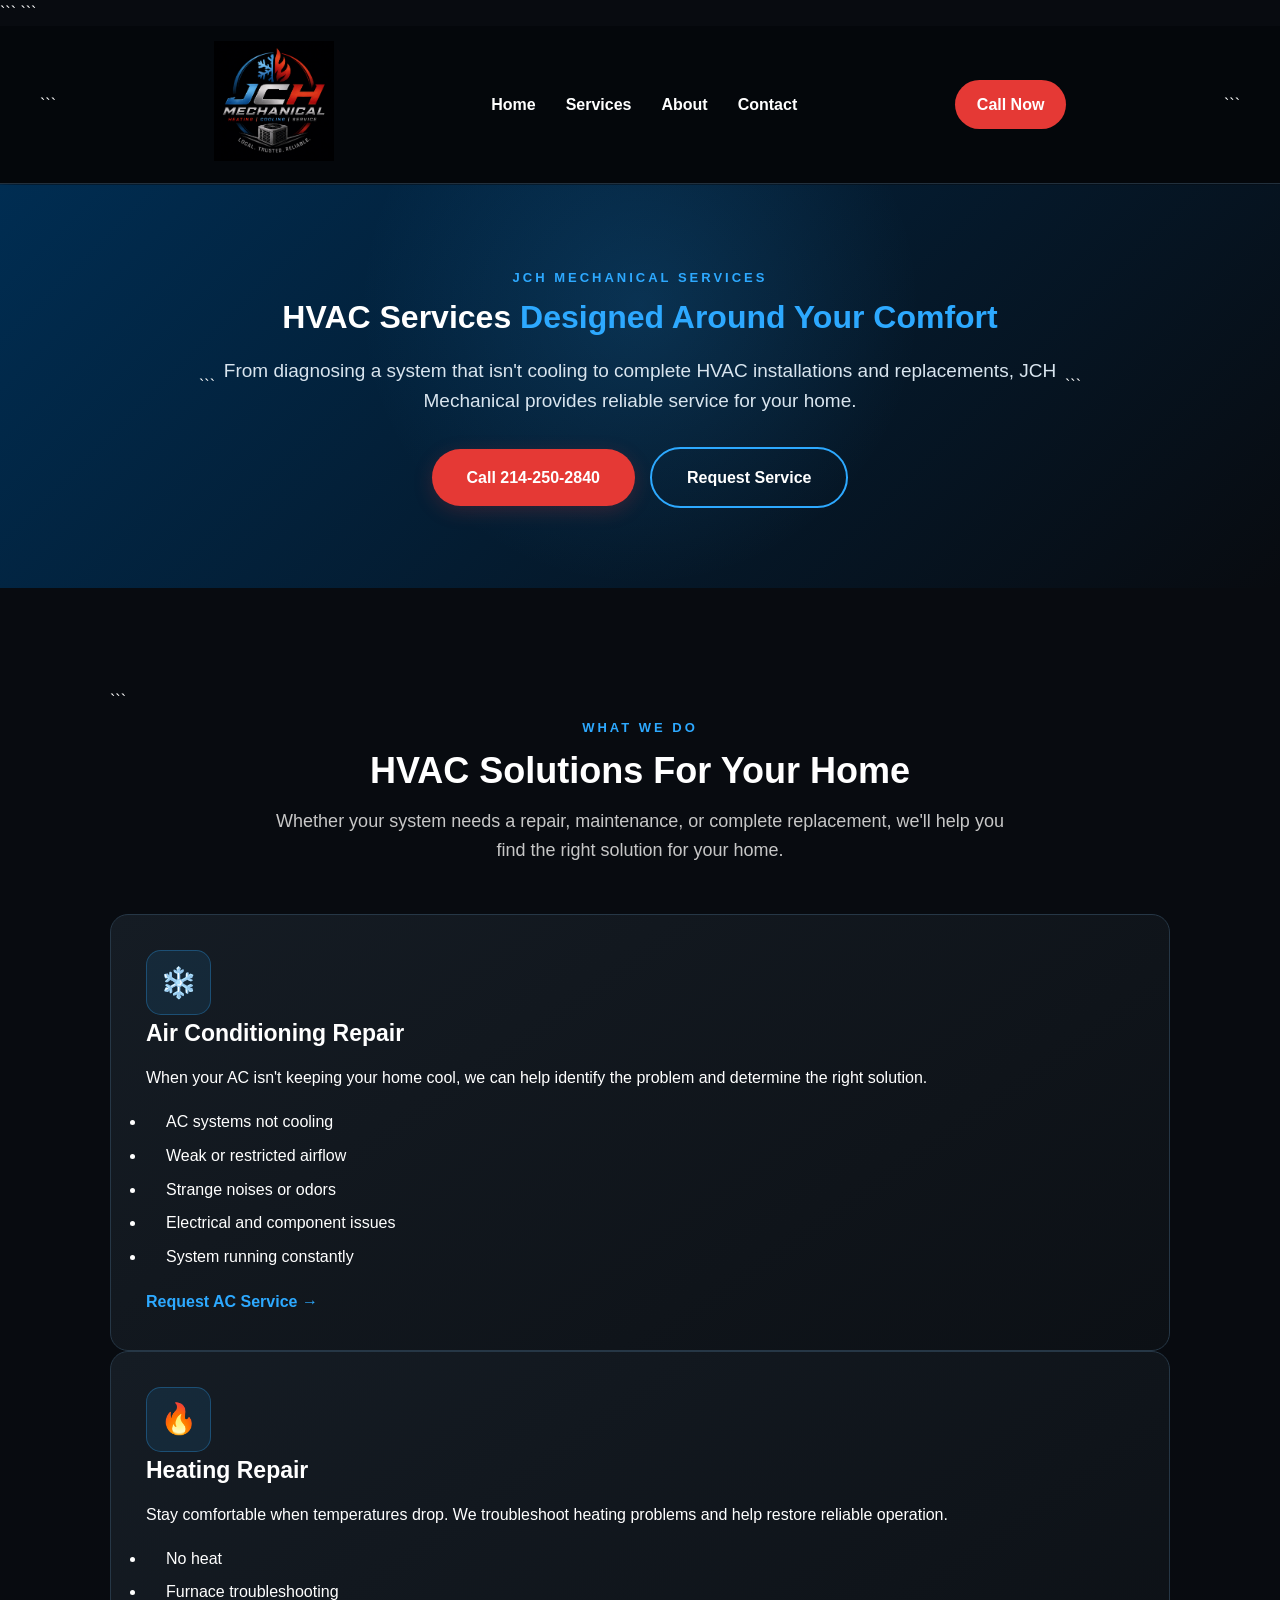
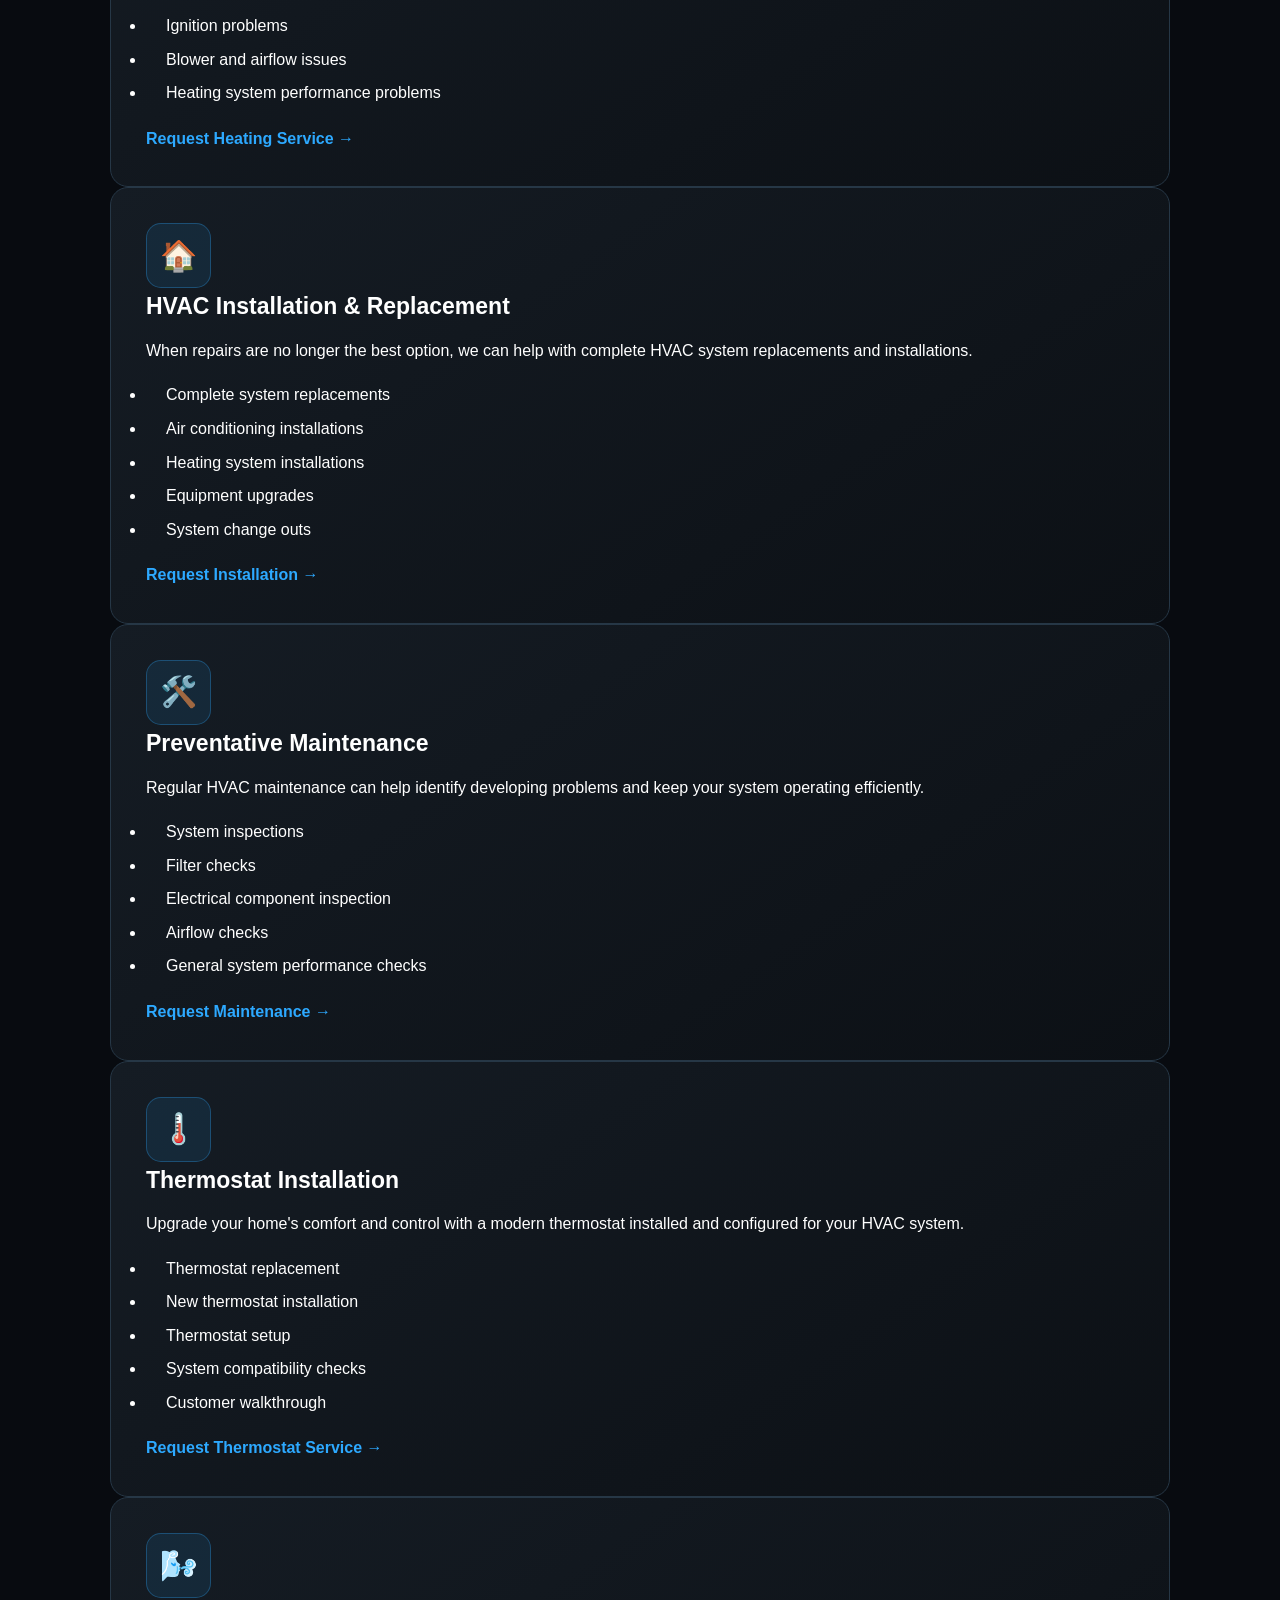
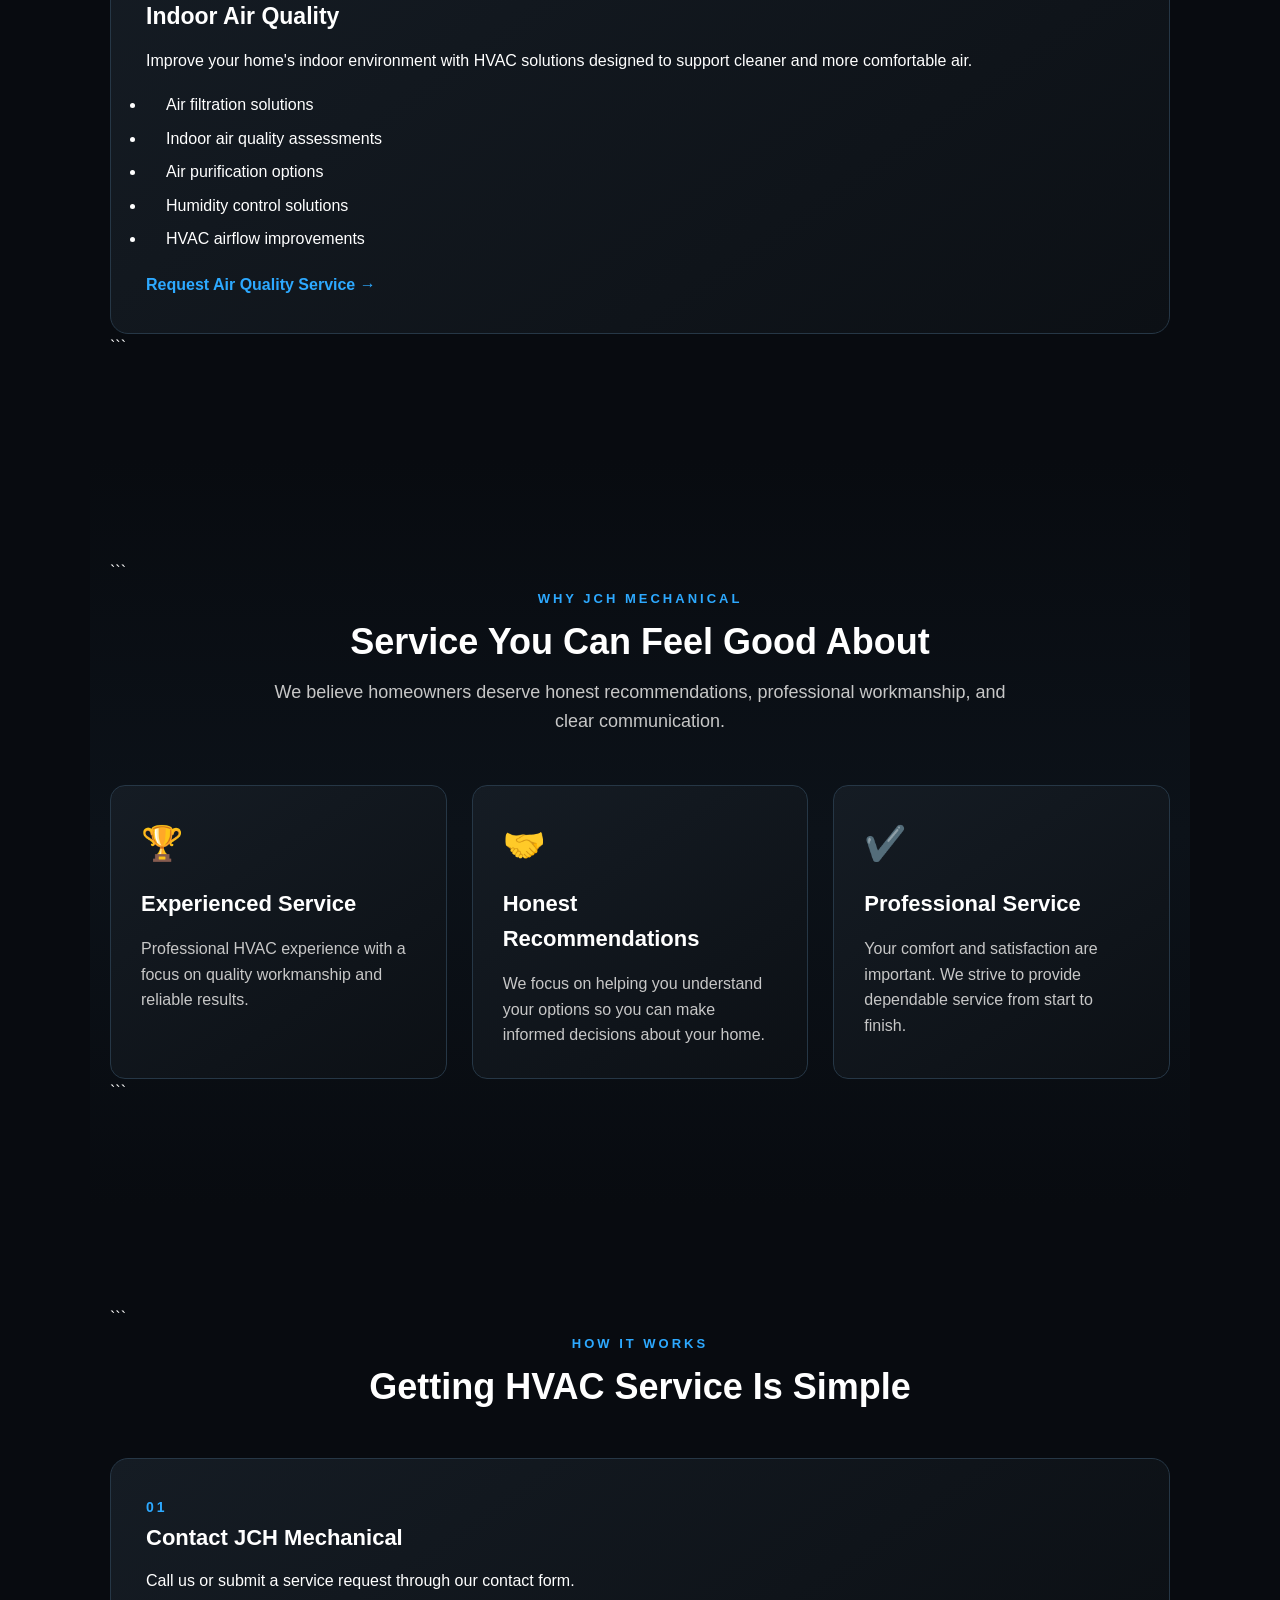
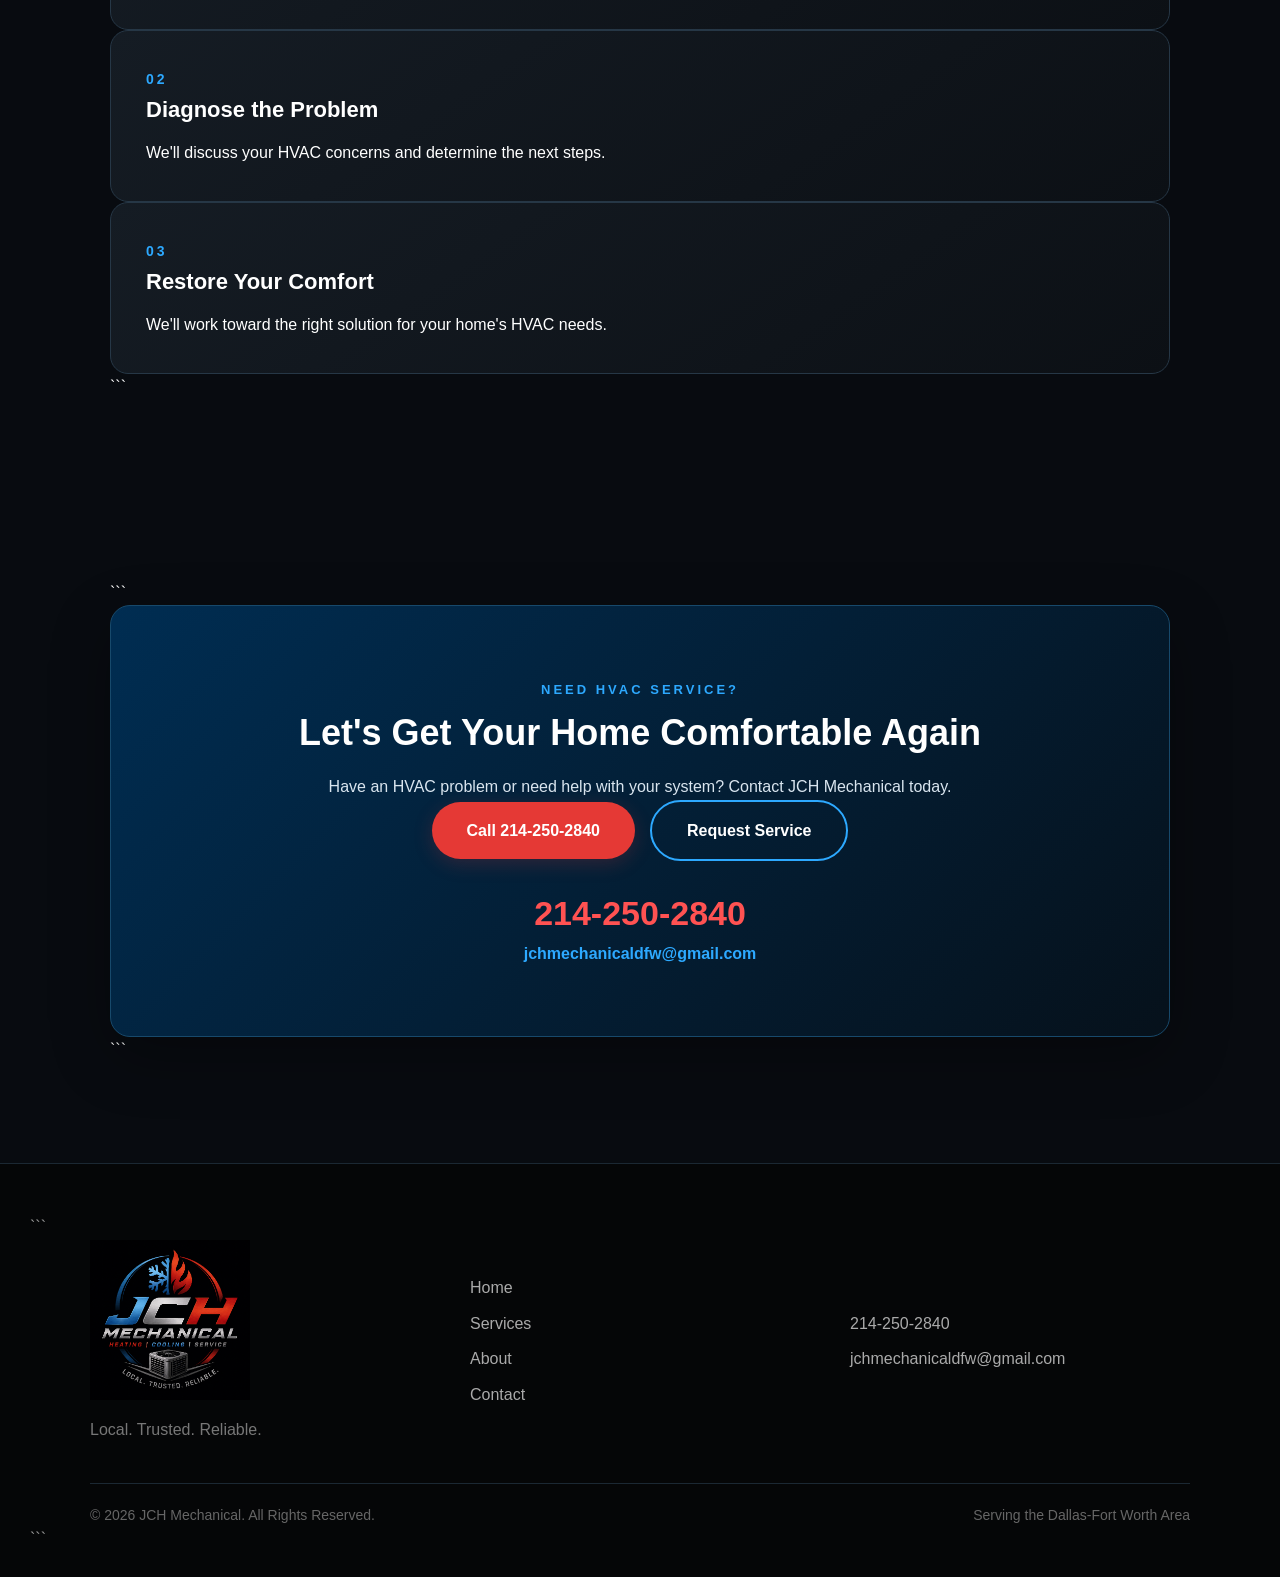
<file: services.html>
<!DOCTYPE html>

<html lang="en">

<head>

```
<meta charset="UTF-8">

<meta
    name="viewport"
    content="width=device-width, initial-scale=1.0">

<title>
    JCH Mechanical | HVAC Services
</title>

<meta
    name="description"
    content="JCH Mechanical provides professional AC repair, heating repair, HVAC installation, system replacement, preventative maintenance, thermostat installation, and indoor air quality services throughout the DFW area.">

<link
    rel="stylesheet"
    href="assets/css/style.css">
```

</head>

<body>

<!-- =========================================================
     NAVIGATION
     ========================================================= -->

<nav class="navbar">

```
<div class="nav-logo">

    <a href="index.html">

        <img
            src="./logo.png"
            alt="JCH Mechanical">

    </a>

</div>


<div class="nav-links">

    <a href="index.html">
        Home
    </a>

    <a href="services.html">
        Services
    </a>

    <a href="about.html">
        About
    </a>

    <a href="contact.html">
        Contact
    </a>

</div>


<a
    class="nav-call"
    href="tel:2142502840">

    Call Now

</a>
```

</nav>

<!-- =========================================================
     SERVICES HERO
     ========================================================= -->

<header class="services-hero">

```
<div class="services-hero-content reveal">

    <span class="section-label">
        JCH MECHANICAL SERVICES
    </span>


    <h1>
        HVAC Services
        <span>Designed Around Your Comfort</span>
    </h1>


    <p>
        From diagnosing a system that isn't cooling to complete
        HVAC installations and replacements, JCH Mechanical
        provides reliable service for your home.
    </p>


    <div class="hero-buttons">

        <a
            class="button primary-button"
            href="tel:2142502840">

            Call 214-250-2840

        </a>


        <a
            class="button secondary-button"
            href="contact.html">

            Request Service

        </a>

    </div>

</div>
```

</header>

<!-- =========================================================
     SERVICES
     ========================================================= -->

<section class="services-main">

```
<div class="section-heading reveal">

    <span class="section-label">
        WHAT WE DO
    </span>


    <h2>
        HVAC Solutions For Your Home
    </h2>


    <p>
        Whether your system needs a repair, maintenance,
        or complete replacement, we'll help you find the
        right solution for your home.
    </p>

</div>



<div class="services-detailed">


    <!-- AC REPAIR -->

    <div class="service-detail-card reveal">

        <div class="service-detail-icon">
            ❄️
        </div>


        <div class="service-detail-content">

            <h3>
                Air Conditioning Repair
            </h3>


            <p>
                When your AC isn't keeping your home cool,
                we can help identify the problem and determine
                the right solution.
            </p>


            <ul>

                <li>
                    AC systems not cooling
                </li>

                <li>
                    Weak or restricted airflow
                </li>

                <li>
                    Strange noises or odors
                </li>

                <li>
                    Electrical and component issues
                </li>

                <li>
                    System running constantly
                </li>

            </ul>


            <a
                class="service-link"
                href="contact.html">

                Request AC Service →

            </a>

        </div>

    </div>



    <!-- HEATING -->

    <div class="service-detail-card reveal">

        <div class="service-detail-icon">
            🔥
        </div>


        <div class="service-detail-content">

            <h3>
                Heating Repair
            </h3>


            <p>
                Stay comfortable when temperatures drop.
                We troubleshoot heating problems and help
                restore reliable operation.
            </p>


            <ul>

                <li>
                    No heat
                </li>

                <li>
                    Furnace troubleshooting
                </li>

                <li>
                    Ignition problems
                </li>

                <li>
                    Blower and airflow issues
                </li>

                <li>
                    Heating system performance problems
                </li>

            </ul>


            <a
                class="service-link"
                href="contact.html">

                Request Heating Service →

            </a>

        </div>

    </div>



    <!-- INSTALLATION -->

    <div class="service-detail-card reveal">

        <div class="service-detail-icon">
            🏠
        </div>


        <div class="service-detail-content">

            <h3>
                HVAC Installation & Replacement
            </h3>


            <p>
                When repairs are no longer the best option,
                we can help with complete HVAC system
                replacements and installations.
            </p>


            <ul>

                <li>
                    Complete system replacements
                </li>

                <li>
                    Air conditioning installations
                </li>

                <li>
                    Heating system installations
                </li>

                <li>
                    Equipment upgrades
                </li>

                <li>
                    System change outs
                </li>

            </ul>


            <a
                class="service-link"
                href="contact.html">

                Request Installation →

            </a>

        </div>

    </div>



    <!-- MAINTENANCE -->

    <div class="service-detail-card reveal">

        <div class="service-detail-icon">
            🛠️
        </div>


        <div class="service-detail-content">

            <h3>
                Preventative Maintenance
            </h3>


            <p>
                Regular HVAC maintenance can help identify
                developing problems and keep your system
                operating efficiently.
            </p>


            <ul>

                <li>
                    System inspections
                </li>

                <li>
                    Filter checks
                </li>

                <li>
                    Electrical component inspection
                </li>

                <li>
                    Airflow checks
                </li>

                <li>
                    General system performance checks
                </li>

            </ul>


            <a
                class="service-link"
                href="contact.html">

                Request Maintenance →

            </a>

        </div>

    </div>



    <!-- THERMOSTATS -->

    <div class="service-detail-card reveal">

        <div class="service-detail-icon">
            🌡️
        </div>


        <div class="service-detail-content">

            <h3>
                Thermostat Installation
            </h3>


            <p>
                Upgrade your home's comfort and control
                with a modern thermostat installed and
                configured for your HVAC system.
            </p>


            <ul>

                <li>
                    Thermostat replacement
                </li>

                <li>
                    New thermostat installation
                </li>

                <li>
                    Thermostat setup
                </li>

                <li>
                    System compatibility checks
                </li>

                <li>
                    Customer walkthrough
                </li>

            </ul>


            <a
                class="service-link"
                href="contact.html">

                Request Thermostat Service →

            </a>

        </div>

    </div>



    <!-- INDOOR AIR QUALITY -->

    <div class="service-detail-card reveal">

        <div class="service-detail-icon">
            🌬️
        </div>


        <div class="service-detail-content">

            <h3>
                Indoor Air Quality
            </h3>


            <p>
                Improve your home's indoor environment with
                HVAC solutions designed to support cleaner
                and more comfortable air.
            </p>


            <ul>

                <li>
                    Air filtration solutions
                </li>

                <li>
                    Indoor air quality assessments
                </li>

                <li>
                    Air purification options
                </li>

                <li>
                    Humidity control solutions
                </li>

                <li>
                    HVAC airflow improvements
                </li>

            </ul>


            <a
                class="service-link"
                href="contact.html">

                Request Air Quality Service →

            </a>

        </div>

    </div>


</div>
```

</section>

<!-- =========================================================
     WHY CHOOSE JCH
     ========================================================= -->

<section class="why-services">

```
<div class="section-heading reveal">

    <span class="section-label">
        WHY JCH MECHANICAL
    </span>


    <h2>
        Service You Can Feel Good About
    </h2>


    <p>
        We believe homeowners deserve honest recommendations,
        professional workmanship, and clear communication.
    </p>

</div>


<div class="services">


    <div class="card reveal">

        <div class="card-icon">
            🏆
        </div>


        <h3>
            Experienced Service
        </h3>


        <p>
            Professional HVAC experience with a focus
            on quality workmanship and reliable results.
        </p>

    </div>



    <div class="card reveal">

        <div class="card-icon">
            🤝
        </div>


        <h3>
            Honest Recommendations
        </h3>


        <p>
            We focus on helping you understand your options
            so you can make informed decisions about your home.
        </p>

    </div>



    <div class="card reveal">

        <div class="card-icon">
            ✔️
        </div>


        <h3>
            Professional Service
        </h3>


        <p>
            Your comfort and satisfaction are important.
            We strive to provide dependable service from
            start to finish.
        </p>

    </div>


</div>
```

</section>

<!-- =========================================================
     SERVICE PROCESS
     ========================================================= -->

<section class="service-process">

```
<div class="section-heading reveal">

    <span class="section-label">
        HOW IT WORKS
    </span>


    <h2>
        Getting HVAC Service Is Simple
    </h2>

</div>


<div class="process-grid">


    <div class="process-card reveal">

        <span class="process-number">
            01
        </span>


        <h3>
            Contact JCH Mechanical
        </h3>


        <p>
            Call us or submit a service request
            through our contact form.
        </p>

    </div>



    <div class="process-card reveal">

        <span class="process-number">
            02
        </span>


        <h3>
            Diagnose the Problem
        </h3>


        <p>
            We'll discuss your HVAC concerns and
            determine the next steps.
        </p>

    </div>



    <div class="process-card reveal">

        <span class="process-number">
            03
        </span>


        <h3>
            Restore Your Comfort
        </h3>


        <p>
            We'll work toward the right solution
            for your home's HVAC needs.
        </p>

    </div>


</div>
```

</section>

<!-- =========================================================
     FINAL CTA
     ========================================================= -->

<section class="services-cta">

```
<div class="contact reveal">

    <span class="section-label">
        NEED HVAC SERVICE?
    </span>


    <h2>
        Let's Get Your Home Comfortable Again
    </h2>


    <p>
        Have an HVAC problem or need help with your system?
        Contact JCH Mechanical today.
    </p>


    <div class="contact-buttons">

        <a
            class="button primary-button"
            href="tel:2142502840">

            Call 214-250-2840

        </a>


        <a
            class="button secondary-button"
            href="contact.html">

            Request Service

        </a>

    </div>


    <p class="phone">
        214-250-2840
    </p>


    <p class="email">
        jchmechanicaldfw@gmail.com
    </p>

</div>
```

</section>

<!-- =========================================================
     FOOTER
     ========================================================= -->

<footer>

```
<div class="footer-content">

    <div class="footer-brand">

        <img
            src="./logo.png"
            alt="JCH Mechanical Logo">

        <p>
            Local. Trusted. Reliable.
        </p>

    </div>


    <div class="footer-links">

        <a href="index.html">
            Home
        </a>

        <a href="services.html">
            Services
        </a>

        <a href="about.html">
            About
        </a>

        <a href="contact.html">
            Contact
        </a>

    </div>


    <div class="footer-contact">

        <a href="tel:2142502840">
            214-250-2840
        </a>

        <a href="mailto:jchmechanicaldfw@gmail.com">
            jchmechanicaldfw@gmail.com
        </a>

    </div>

</div>


<div class="footer-bottom">

    <p>
        © 2026 JCH Mechanical. All Rights Reserved.
    </p>

    <p>
        Serving the Dallas-Fort Worth Area
    </p>

</div>
```

</footer>

<!-- =========================================================
     SCROLL REVEAL ANIMATION
     ========================================================= -->

<script>

const revealElements =
    document.querySelectorAll('.reveal');


const revealObserver =
    new IntersectionObserver(

        (entries) => {

            entries.forEach((entry) => {

                if (entry.isIntersecting) {

                    entry.target.classList.add('active');

                    revealObserver.unobserve(
                        entry.target
                    );

                }

            });

        },

        {
            threshold: 0.12
        }

    );


revealElements.forEach((element) => {

    revealObserver.observe(element);

});

</script>

</body>

</html>
</file>
<file: assets/css/style.css>
/* =========================================================
   JCH MECHANICAL
   PROFESSIONAL HVAC WEBSITE
   ========================================================= */


/* =========================================================
   GLOBAL RESET
   ========================================================= */

* {
    margin: 0;
    padding: 0;
    box-sizing: border-box;
}


html {
    scroll-behavior: smooth;
}


body {
    background: #080b10;
    color: #ffffff;
    font-family: Arial, Helvetica, sans-serif;
    line-height: 1.6;
    overflow-x: hidden;
}


/* =========================================================
   NAVIGATION
   ========================================================= */

.navbar {
    display: flex;
    justify-content: space-between;
    align-items: center;

    padding: 15px 40px;

    background: rgba(5, 8, 12, 0.96);

    border-bottom: 1px solid #22303d;

    position: sticky;
    top: 0;

    z-index: 1000;

    backdrop-filter: blur(12px);
}


.nav-logo img {
    width: 120px;

    transition: 0.3s ease;
}


.nav-logo img:hover {
    transform: scale(1.05);
}


.nav-links {
    display: flex;
    gap: 30px;
}


.nav-links a {
    color: #ffffff;

    text-decoration: none;

    font-weight: bold;

    position: relative;

    transition: 0.3s ease;
}


.nav-links a::after {
    content: "";

    position: absolute;

    left: 0;
    bottom: -6px;

    width: 0;
    height: 2px;

    background: #2da9ff;

    transition: 0.3s ease;
}


.nav-links a:hover {
    color: #2da9ff;
}


.nav-links a:hover::after {
    width: 100%;
}


.nav-call {
    background: #e53935;

    color: #ffffff;

    padding: 12px 22px;

    border-radius: 30px;

    text-decoration: none;

    font-weight: bold;

    transition: 0.3s ease;

    box-shadow: 0 0 0 rgba(229, 57, 53, 0);
}


.nav-call:hover {
    background: #ff5252;

    transform: translateY(-3px);

    box-shadow: 0 8px 25px rgba(229, 57, 53, 0.35);
}


/* =========================================================
   HERO
   ========================================================= */

.hero {

    min-height: 700px;

    display: flex;

    flex-direction: column;

    justify-content: center;

    align-items: center;

    text-align: center;

    padding: 80px 20px;

    position: relative;

    overflow: hidden;

    background:

        radial-gradient(
            circle at 50% 20%,
            rgba(45, 169, 255, 0.12),
            transparent 35%
        ),

        linear-gradient(
            135deg,
            rgba(0, 45, 82, 0.98),
            rgba(8, 11, 16, 1)
        );
}


/* Animated background glow */

.hero::before {

    content: "";

    position: absolute;

    width: 500px;

    height: 500px;

    border-radius: 50%;

    background: rgba(45, 169, 255, 0.08);

    filter: blur(80px);

    animation: heroGlow 7s ease-in-out infinite;

}


@keyframes heroGlow {

    0%,
    100% {
        transform: translate(-100px, -30px);
    }

    50% {
        transform: translate(100px, 40px);
    }

}


.hero-content {

    position: relative;

    z-index: 5;

    max-width: 900px;

}


.logo {

    width: 260px;

    max-width: 90%;

    filter:
        drop-shadow(0 8px 15px rgba(0, 0, 0, 0.6));

}


.hero-logo {

    margin-bottom: 25px;

    animation:
        logoFloat 4s ease-in-out infinite;

}


@keyframes logoFloat {

    0%,
    100% {
        transform: translateY(0);
    }

    50% {
        transform: translateY(-8px);
    }

}


.hero-badge {

    display: inline-block;

    color: #2da9ff;

    font-size: 14px;

    font-weight: bold;

    letter-spacing: 3px;

    margin-bottom: 15px;

}


.hero h1 {

    font-size: 48px;

    line-height: 1.15;

    max-width: 800px;

    margin: auto;

}


.hero h1 span {

    display: block;

    color: #2da9ff;

}


.hero p {

    max-width: 700px;

    margin: 20px auto;

    font-size: 20px;

    color: #d9e5ef;

}


/* =========================================================
   BUTTONS
   ========================================================= */

.hero-buttons,
.contact-buttons {

    display: flex;

    justify-content: center;

    align-items: center;

    gap: 15px;

    flex-wrap: wrap;

}


.button {

    display: inline-block;

    padding: 16px 35px;

    border-radius: 50px;

    text-decoration: none;

    font-weight: bold;

    transition: 0.3s ease;

    position: relative;

    overflow: hidden;

}


.primary-button {

    background: #e53935;

    color: #ffffff;

    box-shadow:
        0 5px 20px rgba(229, 57, 53, 0.2);

}


.primary-button:hover {

    background: #ff5252;

    transform: translateY(-5px);

    box-shadow:
        0 10px 30px rgba(229, 57, 53, 0.4);

}


.secondary-button {

    background: transparent;

    color: #ffffff;

    border: 2px solid #2da9ff;

}


.secondary-button:hover {

    background: #2da9ff;

    color: #080b10;

    transform: translateY(-5px);

    box-shadow:
        0 10px 30px rgba(45, 169, 255, 0.3);

}


/* =========================================================
   HERO STATS
   ========================================================= */

.hero-stats {

    display: flex;

    justify-content: center;

    gap: 25px;

    margin-top: 50px;

    flex-wrap: wrap;

}


.stat-card {

    min-width: 180px;

    background:
        linear-gradient(
            145deg,
            #151c24,
            #0c1015
        );

    padding: 25px;

    border-radius: 15px;

    border: 1px solid #263746;

    transition: 0.3s ease;

}


.stat-card:hover {

    transform: translateY(-8px);

    border-color: #2da9ff;

    box-shadow:
        0 10px 30px rgba(45, 169, 255, 0.15);

}


.hero-stats h3 {

    font-size: 30px;

    color: #2da9ff;

}


.hero-stats p {

    margin: 0;

    font-size: 15px;

}


/* =========================================================
   SECTIONS
   ========================================================= */

section {

    max-width: 1100px;

    margin: auto;

    padding: 90px 20px;

}


.section-heading {

    text-align: center;

    max-width: 750px;

    margin: 0 auto 50px;

}


.section-label {

    display: inline-block;

    color: #2da9ff;

    font-size: 13px;

    font-weight: bold;

    letter-spacing: 3px;

    margin-bottom: 10px;

}


h2 {

    text-align: center;

    color: #ffffff;

    font-size: 36px;

    line-height: 1.2;

    margin-bottom: 15px;

}


.section-heading p {

    color: #c7c7c7;

    font-size: 18px;

}


/* =========================================================
   SERVICE GRID
   ========================================================= */

.services {

    display: grid;

    grid-template-columns:
        repeat(auto-fit, minmax(260px, 1fr));

    gap: 25px;

}


/* =========================================================
   CARDS
   ========================================================= */

.card {

    background:
        linear-gradient(
            145deg,
            #151c24,
            #0c1015
        );

    padding: 30px;

    border-radius: 15px;

    border: 1px solid #263746;

    transition:
        transform 0.4s ease,
        border-color 0.4s ease,
        box-shadow 0.4s ease;

}


.card:hover {

    transform: translateY(-10px);

    border-color: #2da9ff;

    box-shadow:
        0 15px 35px rgba(45, 169, 255, 0.18);

}


.card-icon {

    font-size: 34px;

    margin-bottom: 15px;

    transition: 0.3s ease;

}


.card:hover .card-icon {

    transform:
        scale(1.15)
        rotate(5deg);

}


.card h3 {

    color: #ffffff;

    margin-bottom: 15px;

    font-size: 22px;

}


.card p {

    color: #c7c7c7;

}


.credential-card {

    text-align: center;

}


.credential-card .card-icon {

    color: #2da9ff;

}


/* =========================================================
   SECTION BACKGROUNDS
   ========================================================= */

.problems-section {

    max-width: none;

    background:
        linear-gradient(
            180deg,
            #080b10,
            #0c1219,
            #080b10
        );

}


.problems-section > * {

    max-width: 1100px;

    margin-left: auto;

    margin-right: auto;

}


.featured-services {

    max-width: 1100px;

}


.credentials-section {

    max-width: none;

    background:
        linear-gradient(
            135deg,
            #06111b,
            #002d52
        );

}


.credentials-section > * {

    max-width: 1100px;

    margin-left: auto;

    margin-right: auto;

}


/* =========================================================
   CONTACT
   ========================================================= */

.contact-section {

    max-width: 1100px;

}


.contact {

    background:
        linear-gradient(
            135deg,
            #002d52,
            #06111b
        );

    border-radius: 20px;

    text-align: center;

    padding: 70px 30px;

    border: 1px solid #17496b;

    box-shadow:
        0 20px 60px rgba(0, 0, 0, 0.3);

}


.contact h2 {

    margin-bottom: 20px;

}


.contact > p {

    color: #d9e5ef;

}


.phone {

    color: #ff5252 !important;

    font-size: 34px;

    font-weight: bold;

    margin-top: 25px;

}


.email {

    color: #2da9ff !important;

    font-weight: bold;

}


/* =========================================================
   FOOTER
   ========================================================= */

footer {

    background: #050607;

    border-top: 1px solid #1b2833;

    color: #999;

    padding: 50px 30px 25px;

}


.footer-content {

    max-width: 1100px;

    margin: auto;

    display: grid;

    grid-template-columns:
        repeat(3, 1fr);

    gap: 40px;

    align-items: center;

}


.footer-brand img {

    width: 160px;

    margin-bottom: 10px;

}


.footer-brand p {

    color: #777;

}


.footer-links {

    display: flex;

    flex-direction: column;

    gap: 10px;

}


.footer-links a,
.footer-contact a {

    color: #aaa;

    text-decoration: none;

    transition: 0.3s ease;

}


.footer-links a:hover,
.footer-contact a:hover {

    color: #2da9ff;

}


.footer-contact {

    display: flex;

    flex-direction: column;

    gap: 10px;

}


.footer-bottom {

    max-width: 1100px;

    margin: 40px auto 0;

    padding-top: 20px;

    border-top: 1px solid #1b2833;

    display: flex;

    justify-content: space-between;

    gap: 20px;

    color: #666;

    font-size: 14px;

}


/* =========================================================
   MOBILE CALL BUTTON
   ========================================================= */

.mobile-call {

    position: fixed;

    bottom: 20px;

    right: 20px;

    background: #e53935;

    color: #ffffff;

    padding: 15px 25px;

    border-radius: 50px;

    font-weight: bold;

    text-decoration: none;

    box-shadow:
        0 5px 20px rgba(0, 0, 0, 0.5);

    z-index: 2000;

    transition: 0.3s ease;

}


.mobile-call:hover {

    background: #ff5252;

    transform: translateY(-5px);

}


/* =========================================================
   SCROLL REVEAL ANIMATIONS
   ========================================================= */

.reveal {

    opacity: 0;

    transform: translateY(40px);

    transition:
        opacity 0.8s ease,
        transform 0.8s ease;

}


.reveal.active {

    opacity: 1;

    transform: translateY(0);

}


/* Stagger cards */

.services .card:nth-child(1) {
    transition-delay: 0.05s;
}

.services .card:nth-child(2) {
    transition-delay: 0.15s;
}

.services .card:nth-child(3) {
    transition-delay: 0.25s;
}

.services .card:nth-child(4) {
    transition-delay: 0.35s;
}

.services .card:nth-child(5) {
    transition-delay: 0.45s;
}

.services .card:nth-child(6) {
    transition-delay: 0.55s;
}


/* =========================================================
   RESPONSIVE DESIGN
   ========================================================= */

@media (max-width: 800px) {

    .navbar {

        flex-direction: column;

        gap: 15px;

        padding: 15px 20px;

    }


    .nav-links {

        flex-wrap: wrap;

        justify-content: center;

        gap: 15px 25px;

    }


    .nav-call {

        padding: 10px 20px;

    }


    .hero {

        min-height: auto;

        padding: 70px 20px;

    }


    .hero h1 {

        font-size: 36px;

    }


    .hero p {

        font-size: 17px;

    }


    .hero-stats {

        flex-direction: column;

        width: 100%;

        max-width: 350px;

    }


    .stat-card {

        width: 100%;

    }


    section {

        padding: 70px 20px;

    }


    h2 {

        font-size: 30px;

    }


    .footer-content {

        grid-template-columns: 1fr;

        text-align: center;

    }


    .footer-links,
    .footer-contact {

        align-items: center;

    }


    .footer-bottom {

        flex-direction: column;

        text-align: center;

    }

}


@media (max-width: 500px) {

    .logo {

        width: 220px;

    }


    .hero h1 {

        font-size: 30px;

    }


    .hero-buttons {

        flex-direction: column;

        width: 100%;

    }


    .button {

        width: 100%;

        max-width: 320px;

        text-align: center;

    }


    .mobile-call {

        bottom: 15px;

        right: 15px;

        left: 15px;

        text-align: center;

    }

}


/* =========================================================
   ACCESSIBILITY
   ========================================================= */

@media (prefers-reduced-motion: reduce) {

    html {

        scroll-behavior: auto;

    }


    *,
    *::before,
    *::after {

        animation-duration: 0.01ms !important;

        animation-iteration-count: 1 !important;

        transition-duration: 0.01ms !important;

    }


    .reveal {

        opacity: 1;

        transform: none;

    }

}
/* =========================================================
CONTACT PAGE
========================================================= */

.contact-hero {
min-height: 550px;

```
display: flex;
align-items: center;
justify-content: center;

text-align: center;

padding: 80px 20px;

position: relative;
overflow: hidden;

background:
    radial-gradient(
        circle at 50% 30%,
        rgba(45, 169, 255, 0.15),
        transparent 40%
    ),

    linear-gradient(
        135deg,
        #002d52,
        #080b10
    );
```

}

.contact-hero::before {
content: "";

```
position: absolute;

width: 450px;
height: 450px;

border-radius: 50%;

background: rgba(45, 169, 255, 0.08);

filter: blur(80px);

animation: contactGlow 7s ease-in-out infinite;
```

}

@keyframes contactGlow {

```
0%,
100% {
    transform: translate(-80px, -30px);
}

50% {
    transform: translate(80px, 40px);
}
```

}

.contact-hero-content {
position: relative;

```
z-index: 2;

max-width: 800px;
```

}

.contact-logo {
width: 220px;

```
margin-bottom: 25px;

animation:
    logoFloat 4s ease-in-out infinite;
```

}

.contact-hero h1 {
font-size: 50px;

```
line-height: 1.15;

margin-bottom: 20px;
```

}

.contact-hero h1 span {
display: block;

```
color: #2da9ff;
```

}

.contact-hero p {
max-width: 700px;

```
margin: auto;

color: #d9e5ef;

font-size: 19px;
```

}

/* =========================================================
CONTACT PAGE LAYOUT
========================================================= */

.contact-page-section {
max-width: 1200px;

```
padding: 100px 20px;
```

}

.contact-grid {
display: grid;

```
grid-template-columns:
    minmax(0, 0.9fr)
    minmax(0, 1.1fr);

gap: 60px;

align-items: start;
```

}

/* =========================================================
CONTACT INFORMATION
========================================================= */

.contact-info h2 {
text-align: left;

```
font-size: 38px;

margin-bottom: 20px;
```

}

.contact-info > p {
color: #c7c7c7;

```
font-size: 17px;

margin-bottom: 30px;
```

}

.contact-info-card {
display: flex;

```
align-items: center;

gap: 20px;

padding: 22px;

margin-bottom: 18px;

background:
    linear-gradient(
        145deg,
        #151c24,
        #0c1015
    );

border: 1px solid #263746;

border-radius: 15px;

text-decoration: none;

transition:
    transform 0.3s ease,
    border-color 0.3s ease,
    box-shadow 0.3s ease;
```

}

.contact-info-card:hover {
transform: translateX(8px);

```
border-color: #2da9ff;

box-shadow:
    0 10px 30px rgba(45, 169, 255, 0.15);
```

}

.contact-info-icon {
width: 55px;
height: 55px;

```
display: flex;

align-items: center;
justify-content: center;

flex-shrink: 0;

background: rgba(45, 169, 255, 0.1);

border: 1px solid rgba(45, 169, 255, 0.3);

border-radius: 50%;

font-size: 24px;
```

}

.contact-info-card h3 {
color: #ffffff;

```
margin-bottom: 3px;

font-size: 19px;
```

}

.contact-info-card p {
color: #2da9ff;

```
font-size: 15px;

word-break: break-word;
```

}

/* =========================================================
CONTACT CALL CARD
========================================================= */

.contact-call-card {
margin-top: 30px;

```
padding: 30px;

border-radius: 15px;

background:
    linear-gradient(
        135deg,
        #002d52,
        #06111b
    );

border: 1px solid #17496b;

box-shadow:
    0 15px 40px rgba(0, 0, 0, 0.25);
```

}

.contact-call-card h3 {
font-size: 25px;

```
margin-bottom: 10px;
```

}

.contact-call-card p {
color: #d9e5ef;

```
margin-bottom: 20px;
```

}

/* =========================================================
CONTACT FORM
========================================================= */

.contact-form-container {
background:
linear-gradient(
145deg,
#151c24,
#0c1015
);

```
padding: 45px;

border-radius: 20px;

border: 1px solid #263746;

box-shadow:
    0 20px 60px rgba(0, 0, 0, 0.3);
```

}

.contact-form-container h2 {
text-align: left;

```
font-size: 36px;

margin-bottom: 10px;
```

}

.form-intro {
color: #c7c7c7;

```
margin-bottom: 30px;
```

}

.contact-form {
display: flex;

```
flex-direction: column;

gap: 20px;
```

}

.form-group {
display: flex;

```
flex-direction: column;

gap: 8px;
```

}

.form-group label {
color: #ffffff;

```
font-weight: bold;

font-size: 15px;
```

}

.form-group input,
.form-group select,
.form-group textarea {
width: 100%;

```
padding: 15px 16px;

background: #080b10;

color: #ffffff;

border: 1px solid #263746;

border-radius: 10px;

font-family: Arial, Helvetica, sans-serif;

font-size: 16px;

outline: none;

transition:
    border-color 0.3s ease,
    box-shadow 0.3s ease;
```

}

.form-group input::placeholder,
.form-group textarea::placeholder {
color: #777;
}

.form-group input:focus,
.form-group select:focus,
.form-group textarea:focus {
border-color: #2da9ff;

```
box-shadow:
    0 0 0 3px rgba(45, 169, 255, 0.1);
```

}

.form-group select {
cursor: pointer;
}

.form-group textarea {
resize: vertical;

```
min-height: 150px;
```

}

.form-submit {
border: none;

```
cursor: pointer;

font-family: Arial, Helvetica, sans-serif;

font-size: 16px;

margin-top: 5px;
```

}

.form-note {
text-align: center;

```
color: #777;

font-size: 14px;
```

}

.form-note a {
color: #2da9ff;

```
text-decoration: none;

font-weight: bold;
```

}

.form-note a:hover {
text-decoration: underline;
}

/* =========================================================
CONTACT BOTTOM CTA
========================================================= */

.contact-bottom-section {
max-width: 1100px;

```
padding-top: 20px;
```

}

.contact-bottom-section .contact {
position: relative;

```
overflow: hidden;
```

}

.contact-bottom-section .contact::before {
content: "❄";

```
position: absolute;

top: 20px;
left: 8%;

font-size: 40px;

opacity: 0.08;

animation:
    snowFloat 5s ease-in-out infinite;
```

}

.contact-bottom-section .contact::after {
content: "❄";

```
position: absolute;

bottom: 20px;
right: 8%;

font-size: 55px;

opacity: 0.08;

animation:
    snowFloat 6s ease-in-out infinite reverse;
```

}

@keyframes snowFloat {

```
0%,
100% {
    transform: translateY(0) rotate(0deg);
}

50% {
    transform: translateY(-20px) rotate(15deg);
}
```

}

/* =========================================================
CONTACT PAGE MOBILE
========================================================= */

@media (max-width: 900px) {

```
.contact-grid {
    grid-template-columns: 1fr;

    gap: 50px;
}


.contact-info h2,
.contact-form-container h2 {
    text-align: center;
}


.contact-info > p {
    text-align: center;
}


.contact-info .section-label,
.contact-form-container .section-label {
    display: block;

    text-align: center;
}
```

}

@media (max-width: 600px) {

```
.contact-hero {
    min-height: 500px;

    padding: 70px 20px;
}


.contact-logo {
    width: 190px;
}


.contact-hero h1 {
    font-size: 36px;
}


.contact-hero p {
    font-size: 16px;
}


.contact-page-section {
    padding: 70px 15px;
}


.contact-form-container {
    padding: 30px 20px;
}


.contact-info-card {
    padding: 18px;

    gap: 15px;
}


.contact-info-icon {
    width: 48px;
    height: 48px;

    font-size: 20px;
}


.contact-info-card h3 {
    font-size: 17px;
}


.contact-info-card p {
    font-size: 14px;
}


.contact-call-card {
    padding: 25px 20px;

    text-align: center;
}


.contact-call-card .button {
    width: 100%;
}
```

}

/* =========================================================
CONTACT PAGE ACCESSIBILITY
========================================================= */

@media (prefers-reduced-motion: reduce) {

```
.contact-hero::before,
.contact-logo,
.contact-bottom-section .contact::before,
.contact-bottom-section .contact::after {

    animation: none;

}
```

}

/* =========================================================
CONTACT FORM - READABILITY IMPROVEMENTS
========================================================= */

.form-group {
margin-bottom: 5px;
}

.form-group label {
display: block;

```
color: #ffffff;

font-size: 16px;

font-weight: bold;

margin-bottom: 8px;
```

}

.form-group input,
.form-group select,
.form-group textarea {
width: 100%;

```
min-height: 54px;

padding: 16px 18px;

background: #111a23;

color: #ffffff;

border: 1px solid #3a5265;

border-radius: 10px;

font-family: Arial, Helvetica, sans-serif;

font-size: 16px;

line-height: 1.5;

outline: none;

transition:
    border-color 0.3s ease,
    box-shadow 0.3s ease,
    background 0.3s ease;
```

}

.form-group input::placeholder,
.form-group textarea::placeholder {
color: #aebdca;

```
opacity: 1;
```

}

.form-group input:focus,
.form-group select:focus,
.form-group textarea:focus {
background: #14212c;

```
border-color: #2da9ff;

box-shadow:
    0 0 0 3px rgba(45, 169, 255, 0.15);
```

}

.form-group select {
cursor: pointer;

```
color: #ffffff;
```

}

.form-group select option {
background: #111a23;

```
color: #ffffff;
```

}

.form-group textarea {
min-height: 180px;

```
resize: vertical;
```

}

/* Better spacing between form fields */

.contact-form {
gap: 24px;
}

/* Make the submit button easier to see */

.form-submit {
min-height: 55px;

```
padding: 16px 35px;

font-size: 17px;

font-weight: bold;
```

}

/* Mobile improvements */

@media (max-width: 600px) {

```
.form-group input,
.form-group select,
.form-group textarea {
    font-size: 16px;

    padding: 15px;
}


.form-group textarea {
    min-height: 160px;
}
```

}
/* =========================================================
FORM SUCCESS & ERROR MESSAGES
HIDDEN UNTIL NEEDED
========================================================= */

#form-success,
#form-error {
display: none;
}

/* Show success message after successful submission */

#form-success.show {
display: block;

```
margin-top: 25px;

padding: 30px;

background:
    linear-gradient(
        145deg,
        #102331,
        #0b151e
    );

border: 1px solid #2da9ff;

border-radius: 15px;

text-align: center;

animation:
    successAppear 0.5s ease forwards;
```

}

/* Show error message if submission fails */

#form-error.show {
display: block;

```
margin-top: 25px;

padding: 20px;

background:
    rgba(229, 57, 53, 0.1);

border: 1px solid #e53935;

border-radius: 10px;

color: #ffffff;

text-align: center;
```

}

/* Success icon */

.success-icon {
display: flex;

```
align-items: center;

justify-content: center;

width: 60px;

height: 60px;

margin: 0 auto 15px;

background: #2da9ff;

color: #080b10;

border-radius: 50%;

font-size: 32px;

font-weight: bold;
```

}

/* Success heading */

#form-success h3 {
color: #ffffff;

```
font-size: 26px;

margin-bottom: 10px;
```

}

/* Success paragraph */

#form-success p {
color: #c7d8e5;

```
margin-bottom: 20px;
```

}

/* Success animation */

@keyframes successAppear {

```
from {
    opacity: 0;

    transform:
        translateY(15px);
}

to {
    opacity: 1;

    transform:
        translateY(0);
}
```

}

/* Make sure hidden messages don't affect layout */

#form-success:not(.show),
#form-error:not(.show) {
position: absolute;

```
width: 1px;

height: 1px;

overflow: hidden;

clip: rect(0, 0, 0, 0);

white-space: nowrap;
```

}
/* =========================================================
SERVICES PAGE - HERO
========================================================= */

.services-hero {

```
min-height: 520px;

display: flex;

align-items: center;

justify-content: center;

text-align: center;

padding: 80px 20px;

position: relative;

overflow: hidden;

background:

    radial-gradient(
        circle at 50% 30%,
        rgba(45, 169, 255, 0.15),
        transparent 40%
    ),

    linear-gradient(
        135deg,
        #002d52,
        #080b10
    );
```

}

.services-hero::before {

```
content: "";

position: absolute;

width: 450px;

height: 450px;

border-radius: 50%;

background:
    rgba(45, 169, 255, 0.08);

filter:
    blur(80px);

animation:
    servicesHeroGlow 7s ease-in-out infinite;
```

}

@keyframes servicesHeroGlow {

```
0%,
100% {

    transform:
        translate(-100px, -20px);

}

50% {

    transform:
        translate(100px, 30px);

}
```

}

.services-hero-content {

```
position: relative;

z-index: 2;

max-width: 850px;
```

}

.services-hero h1 {

```
font-size: 52px;

line-height: 1.15;

margin-bottom: 20px;
```

}

.services-hero h1 span {

```
display: block;

color: #2da9ff;
```

}

.services-hero p {

```
max-width: 700px;

margin: 0 auto 30px;

color: #d9e5ef;

font-size: 19px;
```

}

/* =========================================================
SERVICES MAIN SECTION
========================================================= */

.services-main {

```
max-width: 1100px;

margin: 0 auto;

padding: 100px 20px;
```

}

/* =========================================================
DETAILED SERVICES GRID
========================================================= */

.services-detailed {

```
display: grid;

grid-template-columns:
    repeat(2, 1fr);

gap: 25px;
```

}

.service-detail-card {

```
display: flex;

gap: 25px;

padding: 35px;

background:
    linear-gradient(
        145deg,
        #151c24,
        #0c1015
    );

border: 1px solid #263746;

border-radius: 18px;

transition:
    transform 0.4s ease,
    border-color 0.4s ease,
    box-shadow 0.4s ease;
```

}

.service-detail-card:hover {

```
transform:
    translateY(-8px);

border-color:
    #2da9ff;

box-shadow:
    0 15px 35px
    rgba(45, 169, 255, 0.15);
```

}

/* =========================================================
SERVICE ICON
========================================================= */

.service-detail-icon {

```
flex-shrink: 0;

display: flex;

align-items: center;

justify-content: center;

width: 65px;

height: 65px;

background:
    rgba(45, 169, 255, 0.1);

border:
    1px solid
    rgba(45, 169, 255, 0.3);

border-radius: 15px;

font-size: 30px;

transition:
    transform 0.4s ease,
    background 0.4s ease;
```

}

.service-detail-card:hover
.service-detail-icon {

```
transform:
    scale(1.1)
    rotate(5deg);

background:
    rgba(45, 169, 255, 0.18);
```

}

/* =========================================================
SERVICE CONTENT
========================================================= */

.service-detail-content {

```
flex: 1;
```

}

.service-detail-content h3 {

```
color:
    #ffffff;

font-size:
    23px;

margin-bottom:
    12px;
```

}

.service-detail-content p {

```
color:
    #c7c7c7;

line-height:
    1.7;

margin-bottom:
    18px;
```

}

.service-detail-content ul {

```
list-style:
    none;

padding:
    0;

margin:
    0 0 20px;
```

}

.service-detail-content li {

```
color:
    #c7d8e5;

margin-bottom:
    8px;

padding-left:
    20px;

position:
    relative;
```

}

.service-detail-content li::before {

```
content:
    "✓";

position:
    absolute;

left:
    0;

color:
    #2da9ff;

font-weight:
    bold;
```

}

.service-link {

```
display:
    inline-block;

color:
    #2da9ff;

font-weight:
    bold;

text-decoration:
    none;

transition:
    0.3s ease;
```

}

.service-link:hover {

```
color:
    #ffffff;

transform:
    translateX(5px);
```

}

/* =========================================================
WHY CHOOSE JCH
========================================================= */

.why-services {

```
max-width:
    none;

padding:
    100px 20px;

background:
    linear-gradient(
        180deg,
        #080b10,
        #0c1219,
        #080b10
    );
```

}

.why-services > * {

```
max-width:
    1100px;

margin-left:
    auto;

margin-right:
    auto;
```

}

/* =========================================================
SERVICE PROCESS
========================================================= */

.service-process {

```
max-width:
    1100px;

margin:
    0 auto;

padding:
    100px 20px;
```

}

.process-grid {

```
display:
    grid;

grid-template-columns:
    repeat(3, 1fr);

gap:
    25px;
```

}

.process-card {

```
position:
    relative;

padding:
    35px;

background:
    linear-gradient(
        145deg,
        #151c24,
        #0c1015
    );

border:
    1px solid #263746;

border-radius:
    18px;

transition:
    0.4s ease;
```

}

.process-card:hover {

```
transform:
    translateY(-8px);

border-color:
    #2da9ff;

box-shadow:
    0 15px 35px
    rgba(45, 169, 255, 0.15);
```

}

.process-number {

```
display:
    inline-block;

color:
    #2da9ff;

font-size:
    14px;

font-weight:
    bold;

letter-spacing:
    3px;

margin-bottom:
    20px;
```

}

.process-card h3 {

```
color:
    #ffffff;

font-size:
    22px;

margin-bottom:
    12px;
```

}

.process-card p {

```
color:
    #c7c7c7;

line-height:
    1.7;
```

}

/* =========================================================
SERVICES CTA
========================================================= */

.services-cta {

```
max-width:
    1100px;

margin:
    0 auto;

padding:
    80px 20px 100px;
```

}

.services-cta .contact {

```
margin:
    0;
```

}

/* =========================================================
SERVICES PAGE RESPONSIVE
========================================================= */

@media (max-width: 900px) {

```
.services-detailed {

    grid-template-columns:
        1fr;

}


.services-hero h1 {

    font-size:
        44px;

}
```

}

@media (max-width: 800px) {

```
.process-grid {

    grid-template-columns:
        1fr;

    max-width:
        550px;

    margin:
        0 auto;

}


.services-main,
.why-services,
.service-process {

    padding:
        75px 20px;

}
```

}

@media (max-width: 600px) {

```
.services-hero {

    min-height:
        500px;

    padding:
        70px 20px;

}


.services-hero h1 {

    font-size:
        34px;

}


.services-hero p {

    font-size:
        17px;

}


.service-detail-card {

    flex-direction:
        column;

    padding:
        30px;

}


.service-detail-icon {

    width:
        60px;

    height:
        60px;

}


.service-detail-content h3 {

    font-size:
        21px;

}


.services-main {

    padding:
        65px 20px;

}
```

}

/* =========================================================
SERVICES PAGE REDUCED MOTION
========================================================= */

@media (prefers-reduced-motion: reduce) {

```
.services-hero::before {

    animation:
        none;

}


.service-detail-card,
.service-detail-icon,
.service-link,
.process-card {

    transition:
        none;

}
```

}
/* =========================================================
ABOUT PAGE - HERO
========================================================= */

.about-hero {

```
min-height: 600px;

display: flex;

align-items: center;

justify-content: center;

text-align: center;

padding: 80px 20px;

position: relative;

overflow: hidden;

background:

    radial-gradient(
        circle at 50% 25%,
        rgba(45, 169, 255, 0.16),
        transparent 40%
    ),

    linear-gradient(
        135deg,
        #002d52,
        #080b10
    );
```

}

.about-hero::before {

```
content: "";

position: absolute;

width: 500px;

height: 500px;

border-radius: 50%;

background:
    rgba(45, 169, 255, 0.08);

filter:
    blur(90px);

animation:
    aboutHeroGlow 8s ease-in-out infinite;
```

}

@keyframes aboutHeroGlow {

```
0%,
100% {

    transform:
        translate(-100px, -30px);

}

50% {

    transform:
        translate(100px, 40px);

}
```

}

.about-hero-content {

```
position: relative;

z-index: 2;

max-width: 850px;
```

}

.about-logo {

```
width: 240px;

margin-bottom: 25px;

animation:
    logoFloat 4s ease-in-out infinite;
```

}

.about-hero h1 {

```
font-size: 52px;

line-height: 1.15;

margin-bottom: 20px;
```

}

.about-hero h1 span {

```
display: block;

color:
    #2da9ff;
```

}

.about-hero p {

```
max-width: 700px;

margin: 0 auto;

color:
    #d9e5ef;

font-size:
    19px;
```

}

/* =========================================================
ABOUT STORY
========================================================= */

.about-story {

```
max-width:
    1100px;

margin:
    0 auto;

padding:
    110px 20px;
```

}

.about-story-grid {

```
display:
    grid;

grid-template-columns:
    0.8fr 1.2fr;

gap:
    70px;

align-items:
    start;
```

}

.about-story-heading {

```
position:
    sticky;

top:
    120px;
```

}

.about-story-heading h2 {

```
text-align:
    left;

font-size:
    40px;

line-height:
    1.2;
```

}

.about-story-content {

```
padding:
    35px;

background:
    linear-gradient(
        145deg,
        #151c24,
        #0c1015
    );

border:
    1px solid #263746;

border-radius:
    20px;

box-shadow:
    0 20px 50px
    rgba(0, 0, 0, 0.2);
```

}

.about-story-content p {

```
color:
    #c7c7c7;

font-size:
    17px;

line-height:
    1.85;

margin-bottom:
    22px;
```

}

.about-story-content p:last-child {

```
margin-bottom:
    0;
```

}

.about-story-content strong {

```
color:
    #ffffff;
```

}

/* =========================================================
STORY HIGHLIGHT
========================================================= */

.story-highlight {

```
display:
    flex;

flex-direction:
    column;

gap:
    5px;

margin-top:
    30px;

padding:
    25px;

border-left:
    3px solid #2da9ff;

background:
    rgba(45, 169, 255, 0.06);
```

}

.story-highlight strong {

```
color:
    #2da9ff;

font-size:
    42px;

line-height:
    1;
```

}

.story-highlight span {

```
color:
    #c7d8e5;

font-size:
    15px;
```

}

/* =========================================================
ABOUT CREDENTIALS
========================================================= */

.about-credentials {

```
max-width:
    none;

padding:
    100px 20px;

background:
    linear-gradient(
        135deg,
        #06111b,
        #002d52
    );
```

}

.about-credentials > * {

```
max-width:
    1100px;

margin-left:
    auto;

margin-right:
    auto;
```

}

.credentials-grid {

```
display:
    grid;

grid-template-columns:
    repeat(3, 1fr);

gap:
    25px;
```

}

.about-credential-card {

```
padding:
    40px 30px;

text-align:
    center;

background:
    rgba(5, 8, 12, 0.45);

border:
    1px solid
    rgba(45, 169, 255, 0.25);

border-radius:
    18px;

transition:
    transform 0.4s ease,
    border-color 0.4s ease,
    box-shadow 0.4s ease;
```

}

.about-credential-card:hover {

```
transform:
    translateY(-10px);

border-color:
    #2da9ff;

box-shadow:
    0 15px 35px
    rgba(45, 169, 255, 0.2);
```

}

.about-credential-icon {

```
display:
    flex;

align-items:
    center;

justify-content:
    center;

width:
    80px;

height:
    80px;

margin:
    0 auto 25px;

border-radius:
    50%;

background:
    rgba(45, 169, 255, 0.12);

border:
    1px solid
    rgba(45, 169, 255, 0.4);

color:
    #2da9ff;

font-size:
    20px;

font-weight:
    bold;
```

}

.about-credential-card h3 {

```
color:
    #ffffff;

font-size:
    22px;

margin-bottom:
    12px;
```

}

.about-credential-card p {

```
color:
    #c7c7c7;

line-height:
    1.7;
```

}

/* =========================================================
ABOUT VALUES
========================================================= */

.about-values {

```
max-width:
    1100px;

margin:
    0 auto;

padding:
    100px 20px;
```

}

/* =========================================================
SERVICE AREA
========================================================= */

.about-service-area {

```
max-width:
    none;

padding:
    100px 20px;

background:
    linear-gradient(
        180deg,
        #080b10,
        #0c1219,
        #080b10
    );
```

}

.service-area-content {

```
max-width:
    900px;

margin:
    0 auto;

text-align:
    center;
```

}

.service-area-content h2 {

```
font-size:
    40px;
```

}

.service-area-content > p {

```
max-width:
    700px;

margin:
    0 auto 35px;

color:
    #c7c7c7;

font-size:
    18px;

line-height:
    1.7;
```

}

.service-area-list {

```
display:
    flex;

justify-content:
    center;

flex-wrap:
    wrap;

gap:
    12px;
```

}

.service-area-list span {

```
padding:
    10px 18px;

border:
    1px solid #263746;

border-radius:
    30px;

background:
    #151c24;

color:
    #d9e5ef;

font-size:
    14px;

transition:
    0.3s ease;
```

}

.service-area-list span:hover {

```
border-color:
    #2da9ff;

color:
    #2da9ff;

transform:
    translateY(-3px);
```

}

/* =========================================================
ABOUT CTA
========================================================= */

.about-cta {

```
max-width:
    1100px;

margin:
    0 auto;

padding:
    80px 20px 100px;
```

}

.about-cta .contact {

```
margin:
    0;
```

}

/* =========================================================
ABOUT PAGE RESPONSIVE
========================================================= */

@media (max-width: 900px) {

```
.about-story-grid {

    grid-template-columns:
        1fr;

    gap:
        40px;

}


.about-story-heading {

    position:
        static;

    text-align:
        center;

}


.about-story-heading h2 {

    text-align:
        center;

}


.credentials-grid {

    grid-template-columns:
        1fr;

    max-width:
        600px;

    margin:
        0 auto;

}


.about-hero h1 {

    font-size:
        44px;

}
```

}

@media (max-width: 600px) {

```
.about-hero {

    min-height:
        550px;

    padding:
        70px 20px;

}


.about-logo {

    width:
        210px;

}


.about-hero h1 {

    font-size:
        34px;

}


.about-hero p {

    font-size:
        17px;

}


.about-story {

    padding:
        70px 20px;

}


.about-story-heading h2 {

    font-size:
        32px;

}


.about-story-content {

    padding:
        25px;

}


.about-story-content p {

    font-size:
        16px;

}


.story-highlight strong {

    font-size:
        36px;

}


.about-credentials,
.about-values,
.about-service-area {

    padding:
        70px 20px;

}


.service-area-content h2 {

    font-size:
        32px;

}


.service-area-list {

    flex-direction:
        column;

    align-items:
        center;

}


.service-area-list span {

    width:
        100%;

    max-width:
        300px;

}
```

}

/* =========================================================
ABOUT PAGE REDUCED MOTION
========================================================= */

@media (prefers-reduced-motion: reduce) {

```
.about-hero::before,
.about-logo {

    animation:
        none;

}


.about-credential-card,
.service-area-list span {

    transition:
        none;

}
```

}
</file>
